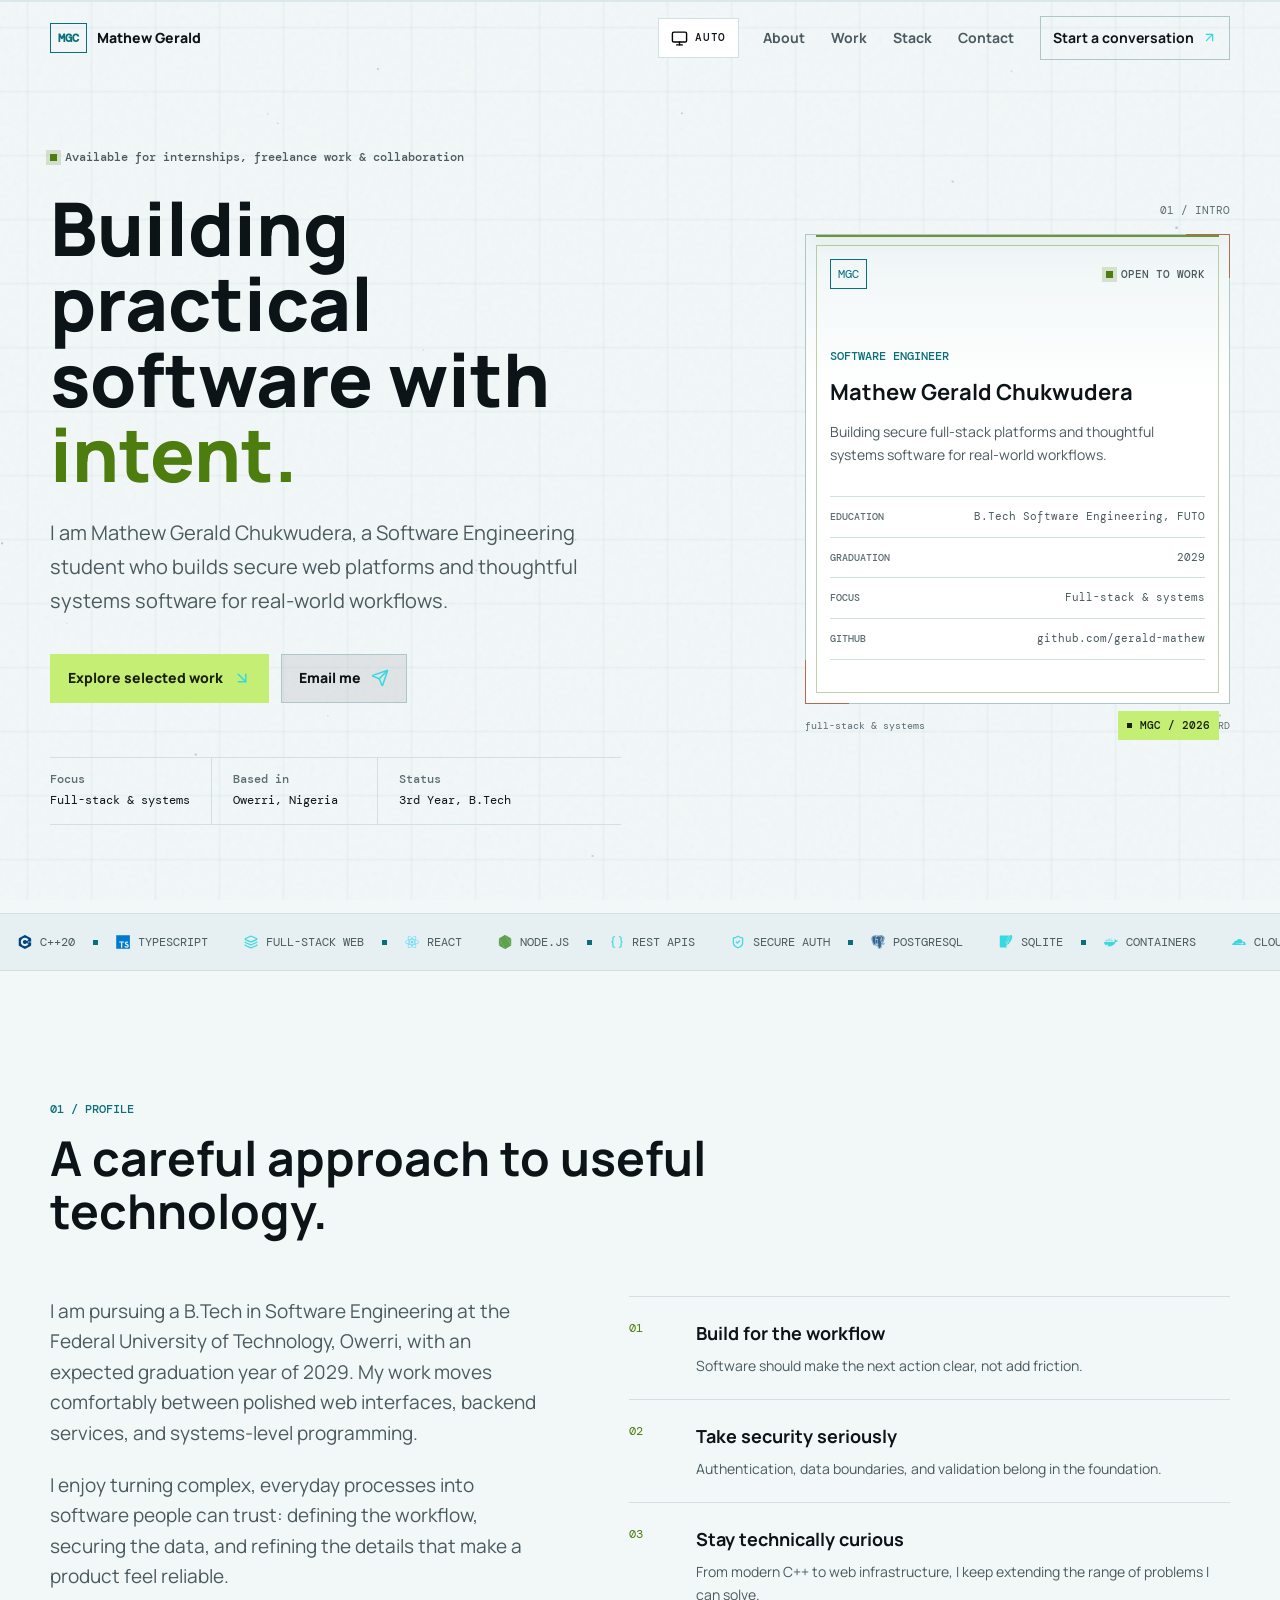
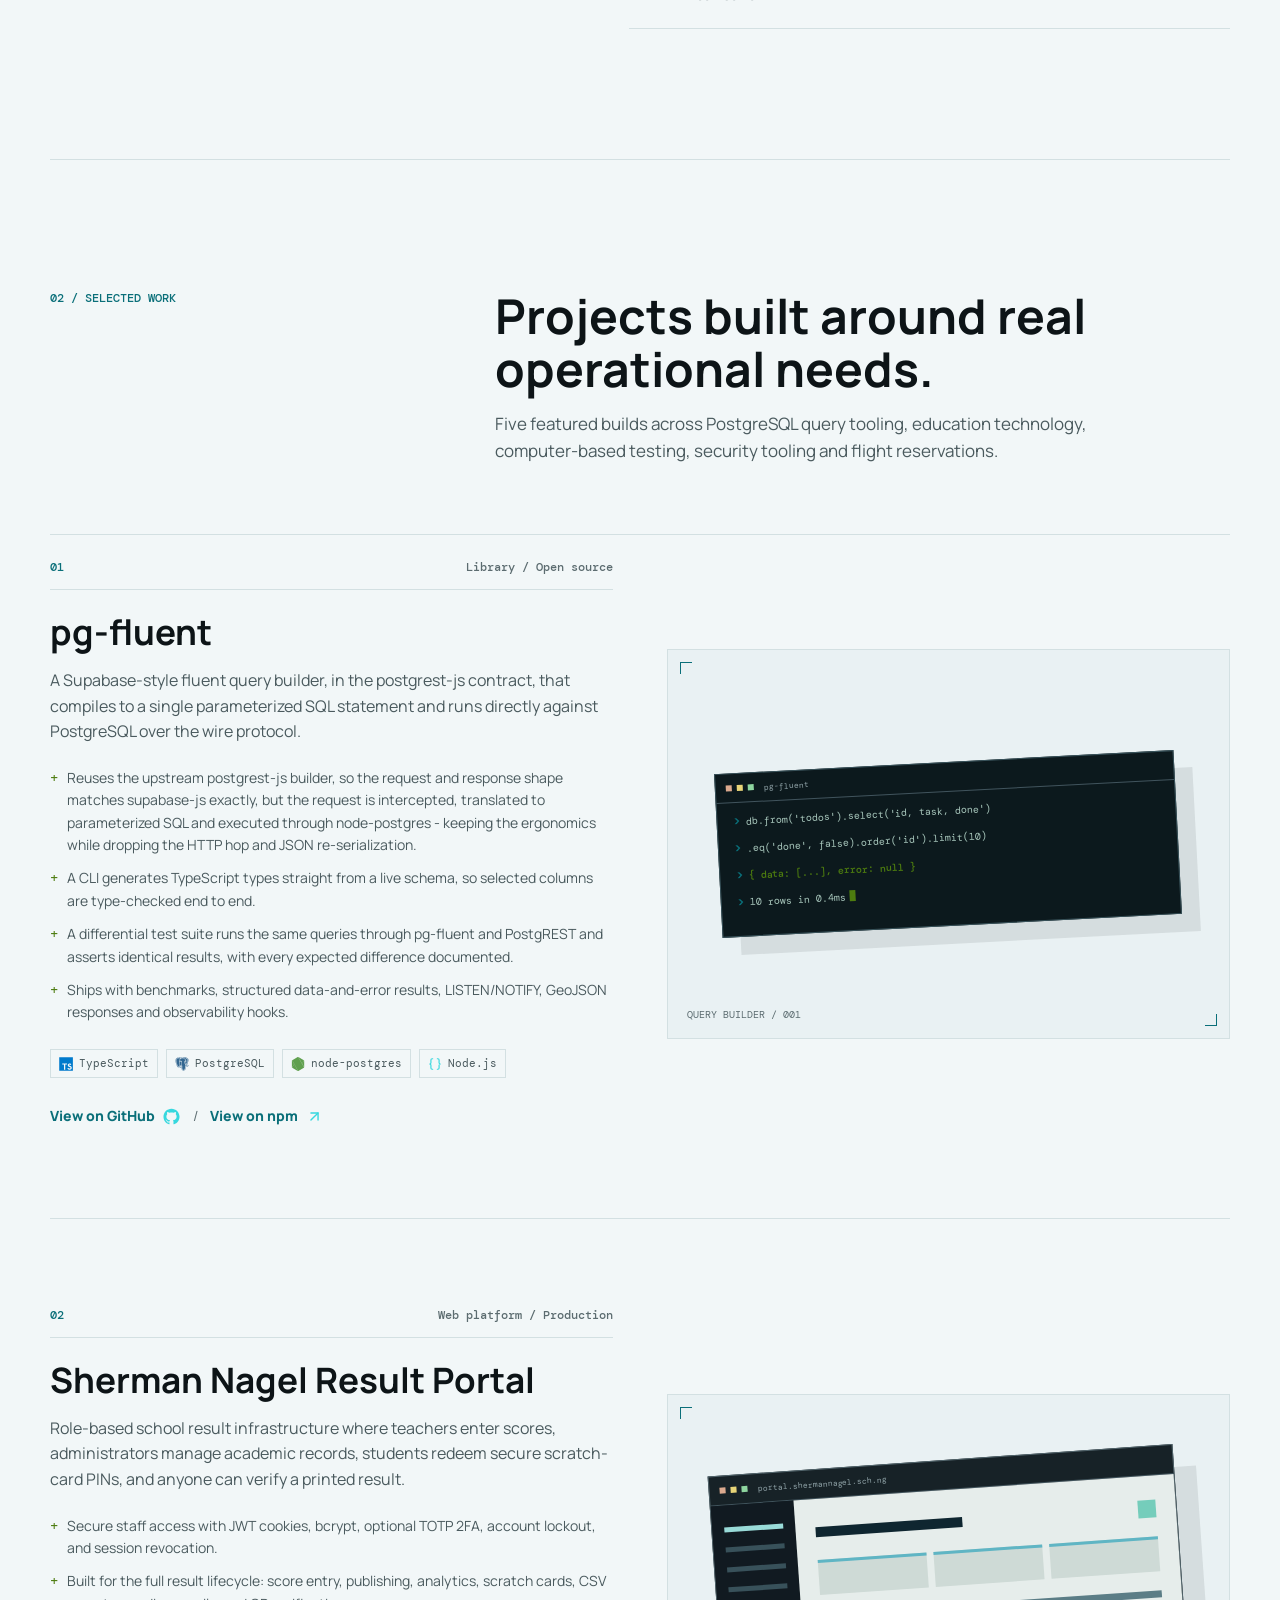
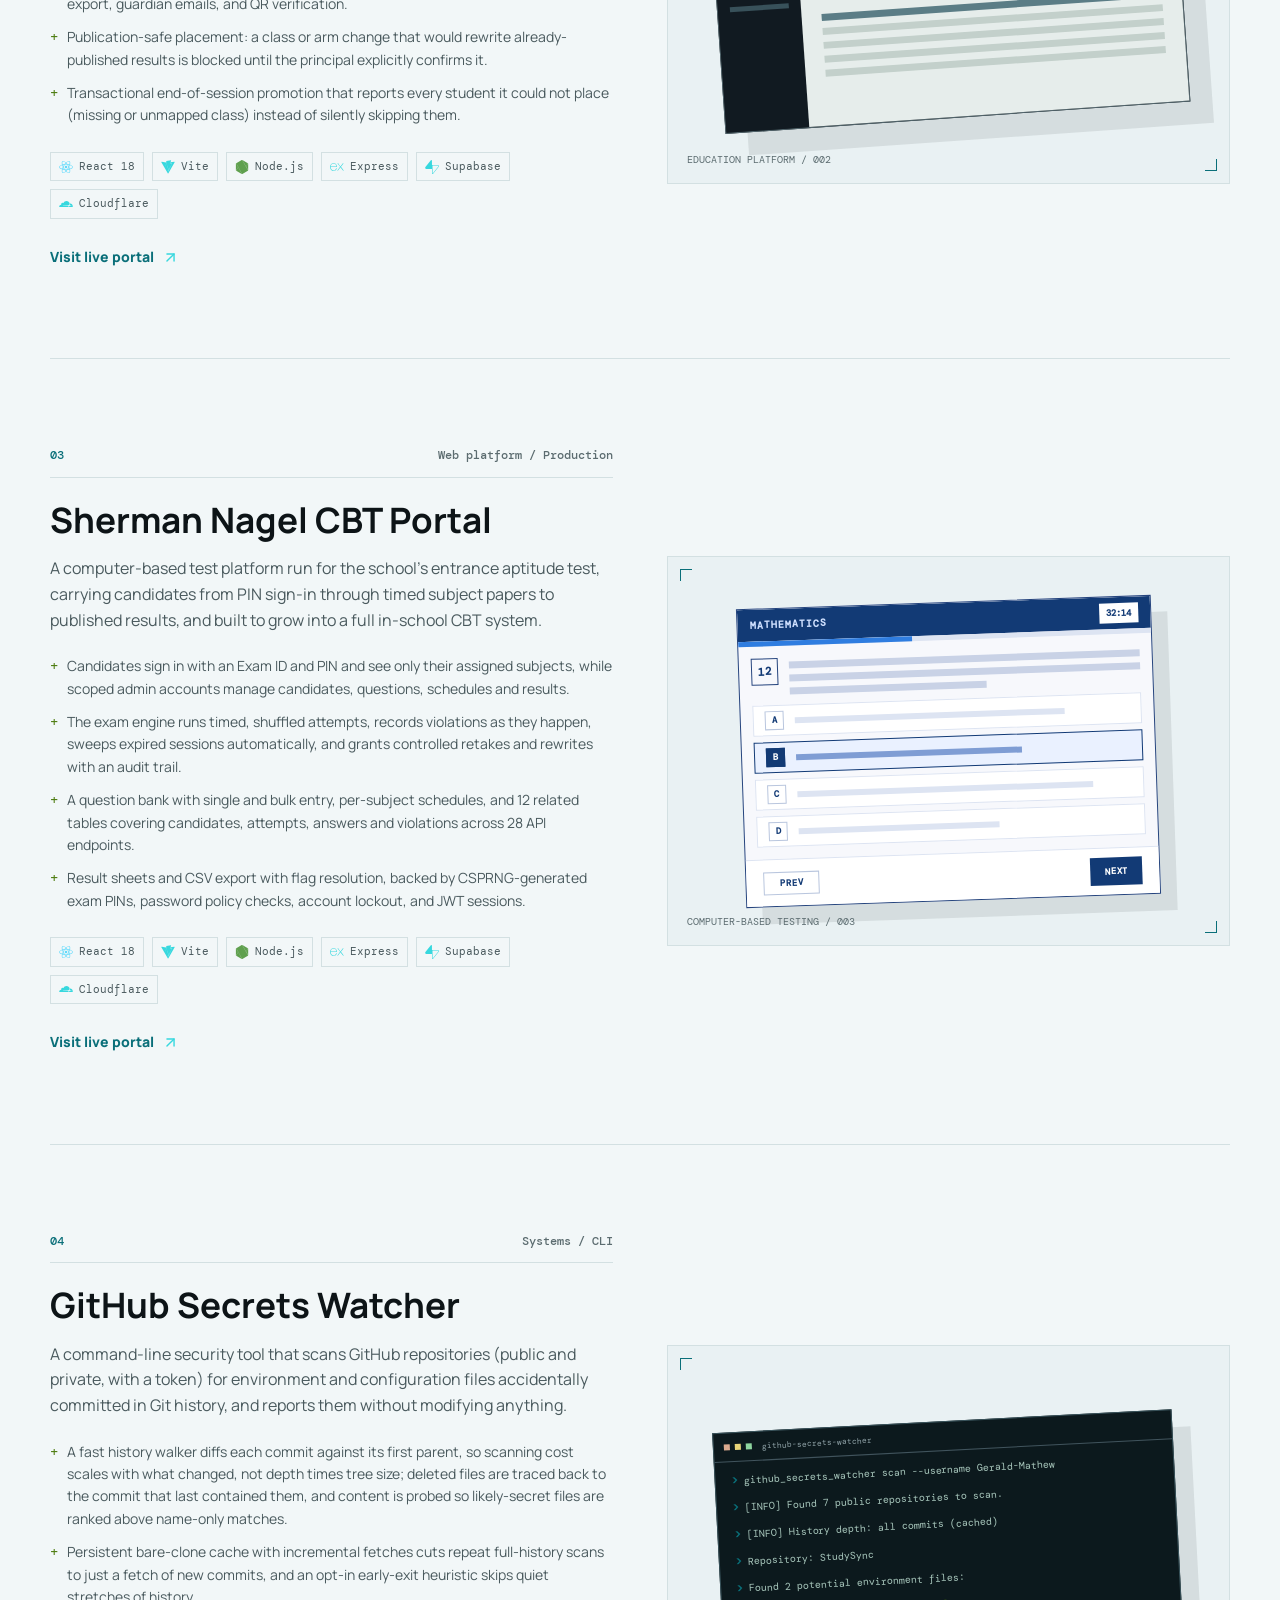
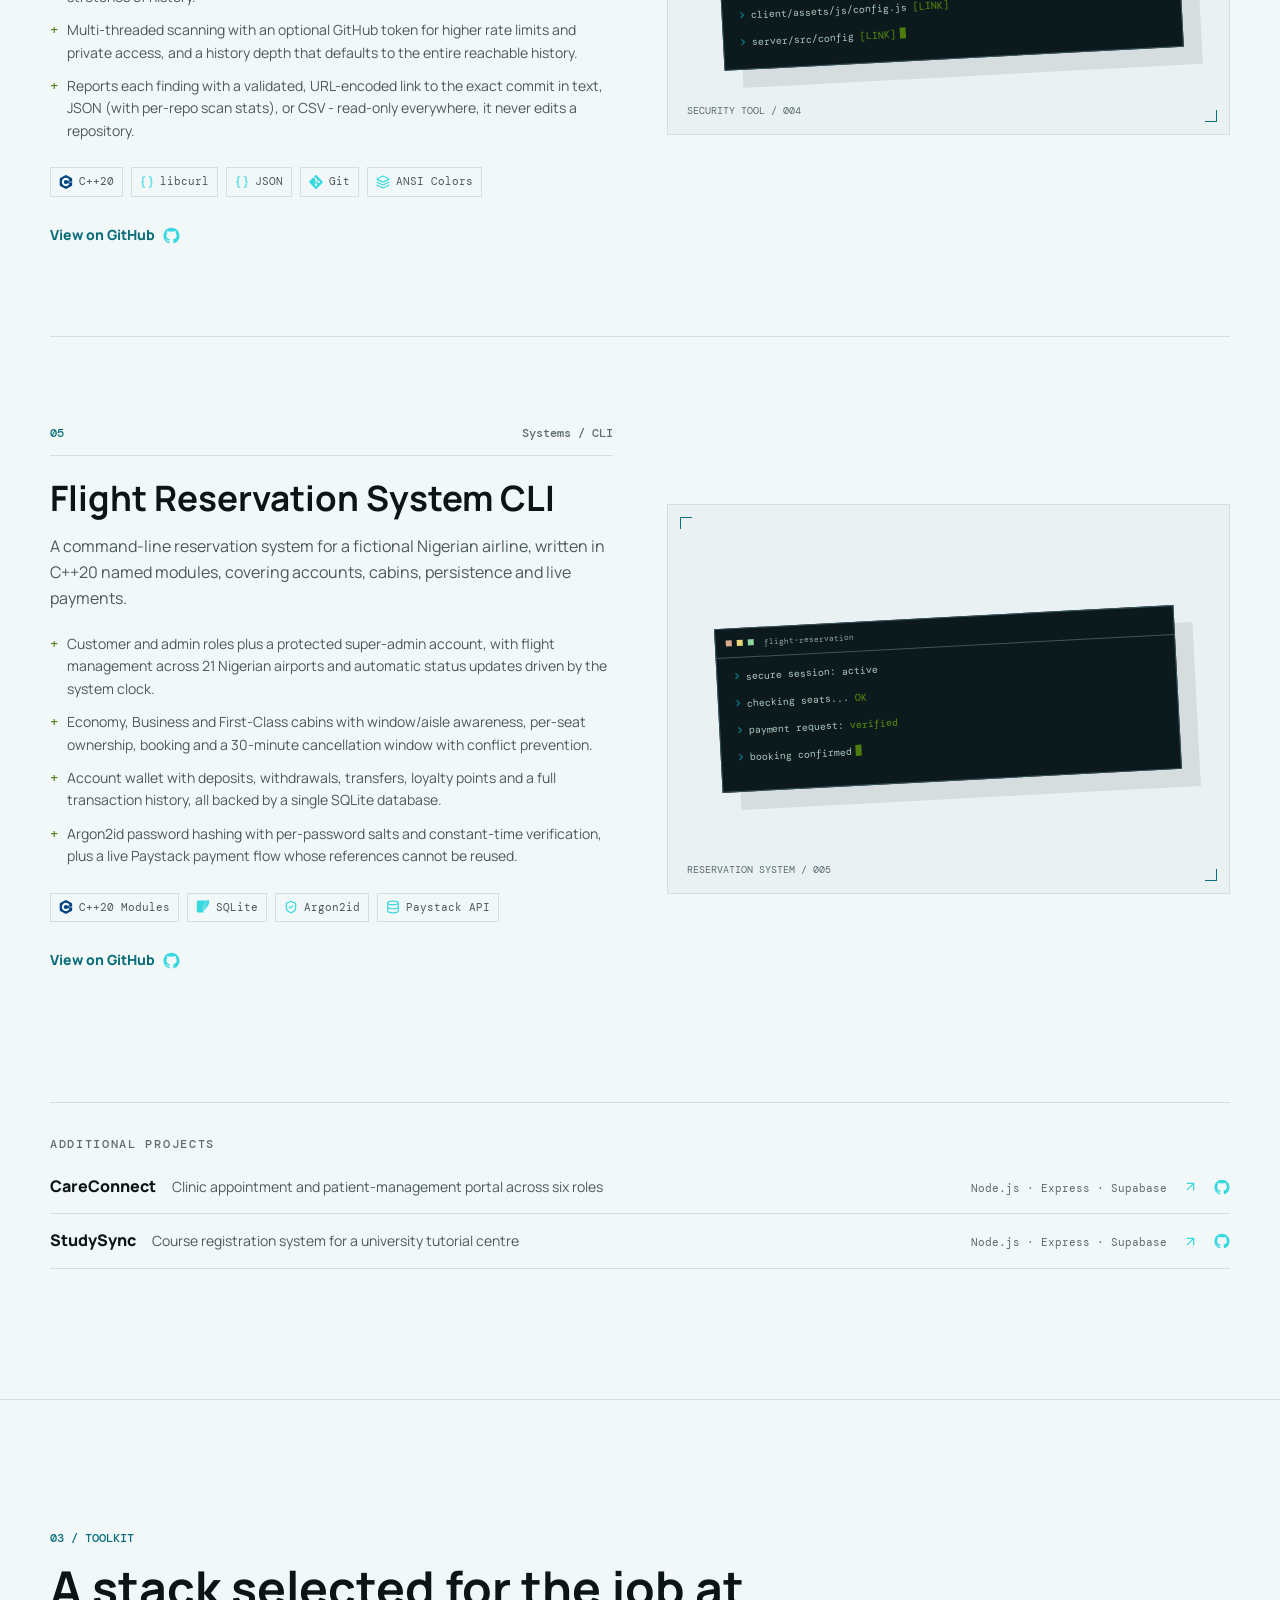
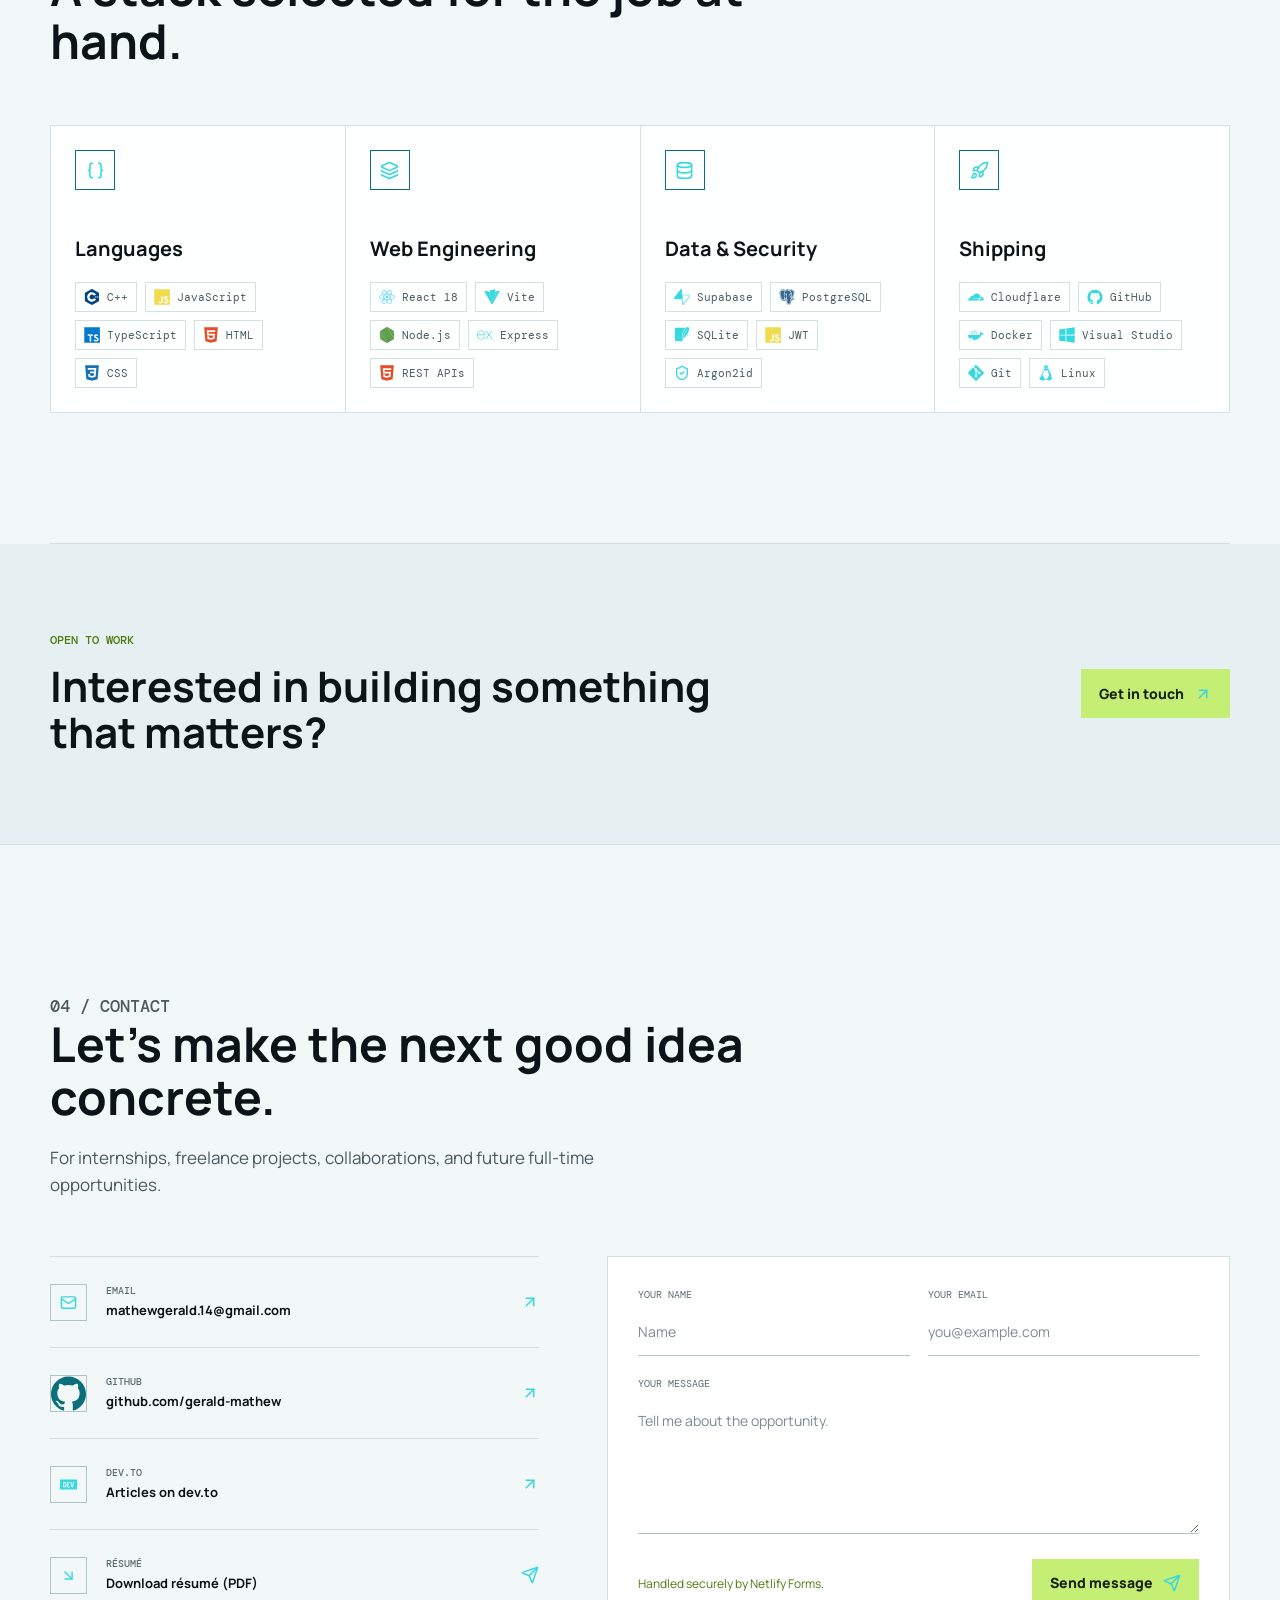
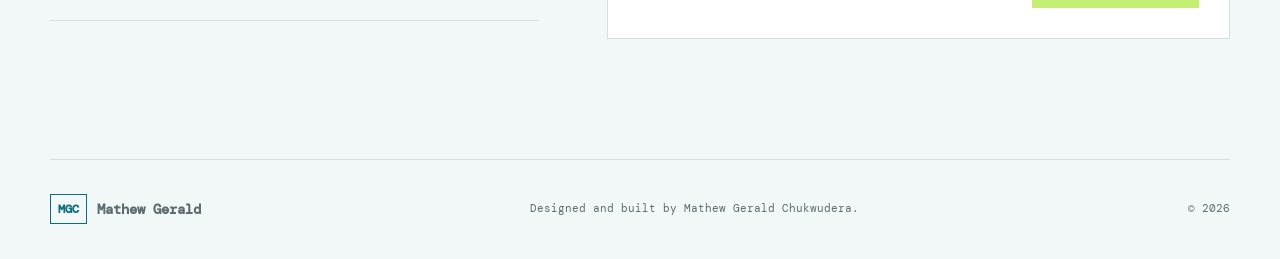
<file: index.html>
<!doctype html>
<html lang="en">
  <head>
    <title>Mathew Gerald | Software Engineer</title>
    <meta charset="UTF-8" />
    <meta name="viewport" content="width=device-width, initial-scale=1.0" />
    <meta name="description" content="Portfolio of Mathew Gerald Chukwudera, software engineering student and full-stack developer." />
    <meta name="theme-color" content="#070a0d" />
    <meta name="msapplication-TileColor" content="#070a0d">
    <meta name="author" content="Mathew Gerald Chukwudera">
    <meta name="robots" content="index,follow,max-image-preview:large">
    <meta name="keywords" content="Mathew Gerald, Mathew Gerald Chukwudera, Gerald Mathew, Gerald, Software Engineer, Full-Stack Developer, Web developer, Backend Developer, Frontend Developer, C++, JavaScript, TypeScript, React, Vite, Node.js, Express.js, PostgreSQL, Supabase, SQLite, Docker, Containers, HTML, CSS, Git, REST APIs, Portfolio, Resume, Contact, Nigeria, Owerri, FUTO">
    <meta property="og:site_name" content="Mathew Gerald">
    <meta property="og:type" content="website">
    <meta property="og:title" content="Mathew Gerald | Software Engineer">
    <meta property="og:description" content="Building fast, scalable and user-focused applications with modern technologies.">
    <meta property="og:url" content="https://gerald-mathew.me/">
    <meta name="application-name" content="Mathew Gerald">
    <meta name="apple-mobile-web-app-title" content="Mathew Gerald">
    <meta name="twitter:card" content="summary">
    <meta name="twitter:title" content="Mathew Gerald | Software Engineer">
    <meta name="twitter:description" content="Building fast, scalable and user-focused applications with modern technologies.">
    <link rel="preload" href="/assets/fonts/manrope-var.woff2" as="font" type="font/woff2" crossorigin />
    <link rel="preload" href="/assets/fonts/dm-mono-400.woff2" as="font" type="font/woff2" crossorigin />
    <link rel="stylesheet" href="/assets/style.css" />
    <script src="/assets/theme.js"></script>
    <link rel="icon" type="image/svg+xml" href="/assets/images/mgc-monogram.svg">
    <link rel="icon" type="image/x-icon" href="/assets/images/favicon.ico">
    <link rel="icon" type="image/png" sizes="32x32" href="/assets/images/favicon-32x32.png">
    <link rel="icon" type="image/png" sizes="16x16" href="/assets/images/favicon-16x16.png">
    <link rel="apple-touch-icon" sizes="180x180" href="/assets/images/apple-touch-icon.png">
    <link rel="manifest" href="site.webmanifest">
    <link rel="canonical" href="https://gerald-mathew.me/">
    <script type="application/ld+json">
    {
      "@context": "https://schema.org",
      "@type": "WebSite",
      "@id": "https://gerald-mathew.me/#website",
      "name": "Mathew Gerald",
      "alternateName": [
        "Mathew Gerald | Software Engineer",
        "Mathew Gerald Chukwudera",
        "Gerald Mathew",
        "MGC"
      ],
      "url": "https://gerald-mathew.me/",
      "inLanguage": "en"
    }
    </script>
    <script type="application/ld+json">
    {
      "@context": "https://schema.org",
      "@graph": [
        {
          "@type": "ProfilePage",
          "@id": "https://gerald-mathew.me/#profilepage",
          "url": "https://gerald-mathew.me/",
          "name": "Mathew Gerald | Software Engineer",
          "isPartOf": { "@id": "https://gerald-mathew.me/#website" },
          "about": { "@id": "https://gerald-mathew.me/#person" },
          "mainEntity": { "@id": "https://gerald-mathew.me/#person" },
          "inLanguage": "en"
        },
        {
          "@type": "Person",
          "@id": "https://gerald-mathew.me/#person",
          "name": "Mathew Gerald Chukwudera",
          "alternateName": [ "Mathew Gerald", "Gerald Mathew", "MGC" ],
          "url": "https://gerald-mathew.me/",
          "jobTitle": "Software Engineer",
          "description": "Full-stack web developer building fast, scalable, and user-focused web applications with modern technologies.",
          "email": "mailto:mathewgerald.14@gmail.com",
          "sameAs": [
            "https://github.com/gerald-mathew",
            "https://dev.to/gerald-mathew",
            "https://x.com/gerald_mathew_",
            "https://t.me/gerald_mathew"
          ],
          "knowsLanguage": [
            "en",
            "ig"
          ],
          "knowsAbout": [
            "C++",
            "JavaScript",
            "TypeScript",
            "React",
            "Vite",
            "Node.js",
            "Express.js",
            "PostgreSQL",
            "Supabase",
            "Docker",
            "HTML",
            "CSS",
            "Git",
            "REST APIs"
          ]
        }
      ]
    }
    </script>
  </head>
  <body>
    <canvas class="signal-field" aria-hidden="true"></canvas>
    <div class="page-noise" aria-hidden="true"></div>
    <div class="scroll-progress" aria-hidden="true"><span></span></div>

    <header class="site-header" data-header>
      <nav class="nav-shell container" aria-label="Primary navigation">
        <a class="brand" href="#top">
          <span class="brand-mark">MGC</span><span class="brand-name">Mathew Gerald</span>
        </a>
        <div class="nav-actions">
          <button class="theme-toggle" type="button" aria-label="Theme: Auto. Activate to switch theme." title="Theme: Auto" data-theme-toggle data-theme-state="auto">
            <img class="icon theme-icon theme-icon-auto" src="/assets/icons/monitor.svg" alt="" aria-hidden="true" />
            <img class="icon theme-icon theme-icon-light" src="/assets/icons/sun.svg" alt="" aria-hidden="true" />
            <img class="icon theme-icon theme-icon-dark" src="/assets/icons/moon.svg" alt="" aria-hidden="true" />
            <span class="theme-label" aria-hidden="true">Auto</span>
          </button>
          <button class="menu-toggle" type="button" aria-label="Open navigation" aria-expanded="false" aria-controls="nav-links" data-menu-toggle><img class="icon" src="/assets/icons/menu.svg" alt="" aria-hidden="true" /></button>
        </div>
        <div class="nav-links" id="nav-links" data-nav-links>
          <a href="#about">About</a><a href="#work">Work</a><a href="#stack">Stack</a><a href="#contact">Contact</a>
          <a class="nav-cta" href="mailto:mathewgerald.14@gmail.com">Start a conversation <img class="icon" src="/assets/icons/arrow-up-right.svg" alt="" aria-hidden="true" /></a>
        </div>
      </nav>
    </header>

    <main id="top">
      <section class="hero container">
        <div class="hero-copy reveal">
          <p class="eyebrow"><span class="live-dot"></span> Available for internships, freelance work & collaboration</p>
          <h1>Building practical software with <span class="accent-text">intent.</span></h1>
          <p class="hero-lede">I am Mathew Gerald Chukwudera, a Software Engineering student who builds secure web platforms and thoughtful systems software for real-world workflows.</p>
          <div class="hero-actions">
            <a class="button button-primary" href="#work">Explore selected work <img class="icon" src="/assets/icons/arrow-down-right.svg" alt="" aria-hidden="true" /></a>
            <a class="button button-quiet" href="mailto:mathewgerald.14@gmail.com">Email me <img class="icon" src="/assets/icons/send.svg" alt="" aria-hidden="true" /></a>
          </div>
          <div class="hero-meta" aria-label="Professional summary">
            <div><span class="meta-label">Focus</span><span>Full-stack & systems</span></div>
            <div><span class="meta-label">Based in</span><span>Owerri, Nigeria</span></div>
            <div><span class="meta-label">Status</span><span>3rd Year, B.Tech</span></div>
          </div>
        </div>
        <div class="hero-visual reveal reveal-delay">
          <div class="visual-index" aria-hidden="true">01 / INTRO</div>
          <div class="profile-card">
            <div class="profile-card-top">
              <span class="profile-badge">MGC</span>
              <span class="profile-open"><span class="live-dot"></span> OPEN TO WORK</span>
            </div>
            <div class="profile-card-main">
              <p class="profile-role">SOFTWARE ENGINEER</p>
              <h2 class="profile-name">Mathew Gerald Chukwudera</h2>
              <p class="profile-desc">Building secure full-stack platforms and thoughtful systems software for real-world workflows.</p>
            </div>
            <dl class="profile-facts">
              <div><dt>EDUCATION</dt><dd>B.Tech Software Engineering, FUTO</dd></div>
              <div><dt>GRADUATION</dt><dd>2029</dd></div>
              <div><dt>FOCUS</dt><dd>Full-stack & systems</dd></div>
              <div><dt>GITHUB</dt><dd>github.com/gerald-mathew</dd></div>
            </dl>
            <span class="profile-scan" aria-hidden="true"></span>
          </div>
          <div class="profile-tag"><span class="tag-dot"></span> MGC / 2026</div>
          <div class="visual-caption" aria-hidden="true"><span>full-stack & systems</span><span>INTRO / CARD</span></div>
          <div class="signal-corner signal-corner-one" aria-hidden="true"></div><div class="signal-corner signal-corner-two" aria-hidden="true"></div>
        </div>
      </section>

      <section class="ticker" aria-label="Core skills">
        <div class="ticker-track" data-ticker>
          <div class="ticker-run">
            <div class="ticker-pair">
              <span><img class="icon" src="/assets/icons/cplusplus-plain.svg" alt="" aria-hidden="true" />C++20</span><b></b><span><img class="icon" src="/assets/icons/typescript-plain.svg" alt="" aria-hidden="true" />TYPESCRIPT</span>
            </div>
            <div class="ticker-pair">
              <span><img class="icon" src="/assets/icons/layers-3.svg" alt="" aria-hidden="true" />FULL-STACK WEB</span><b></b><span><img class="icon" src="/assets/icons/react-original.svg" alt="" aria-hidden="true" />REACT</span>
            </div>
            <div class="ticker-pair">
              <span><img class="icon" src="/assets/icons/nodejs-plain.svg" alt="" aria-hidden="true" />NODE.JS</span><b></b><span><img class="icon" src="/assets/icons/braces.svg" alt="" aria-hidden="true" />REST APIS</span>
            </div>
            <div class="ticker-pair">
              <span><img class="icon" src="/assets/icons/shield-check.svg" alt="" aria-hidden="true" />SECURE AUTH</span><b></b><span><img class="icon" src="/assets/icons/postgresql-plain.svg" alt="" aria-hidden="true" />POSTGRESQL</span>
            </div>
            <div class="ticker-pair">
              <span><img class="icon" src="/assets/icons/sqlite-plain.svg" alt="" aria-hidden="true" />SQLITE</span><b></b><span><img class="icon" src="/assets/icons/docker-plain.svg" alt="" aria-hidden="true" />CONTAINERS</span>
            </div>
            <div class="ticker-pair">
              <span><img class="icon" src="/assets/icons/cloudflare-plain.svg" alt="" aria-hidden="true" />CLOUDFLARE</span><b></b><span><img class="icon" src="/assets/icons/git-plain.svg" alt="" aria-hidden="true" />GIT</span>
            </div>
            <div class="ticker-pair">
              <span><img class="icon" src="/assets/icons/linux-plain.svg" alt="" aria-hidden="true" />LINUX</span><b></b><span><img class="icon" src="/assets/icons/javascript-plain.svg" alt="" aria-hidden="true" />JAVASCRIPT</span>
            </div>
          </div>
        </div>
      </section>

      <section class="about section container" id="about">
        <div class="section-heading reveal"><p class="section-kicker">01 / PROFILE</p><h2>A careful approach to useful technology.</h2></div>
        <div class="about-grid">
          <div class="about-body reveal">
            <p>I am pursuing a B.Tech in Software Engineering at the Federal University of Technology, Owerri, with an expected graduation year of 2029. My work moves comfortably between polished web interfaces, backend services, and systems-level programming.</p>
            <p>I enjoy turning complex, everyday processes into software people can trust: defining the workflow, securing the data, and refining the details that make a product feel reliable.</p>
          </div>
          <div class="principles reveal reveal-delay">
            <article><span class="principle-number">01</span><h3>Build for the workflow</h3><p>Software should make the next action clear, not add friction.</p></article>
            <article><span class="principle-number">02</span><h3>Take security seriously</h3><p>Authentication, data boundaries, and validation belong in the foundation.</p></article>
            <article><span class="principle-number">03</span><h3>Stay technically curious</h3><p>From modern C++ to web infrastructure, I keep extending the range of problems I can solve.</p></article>
          </div>
        </div>
      </section>

      <section class="work section" id="work"><div class="container">
        <div class="section-heading work-heading reveal"><p class="section-kicker">02 / SELECTED WORK</p><h2>Projects built around real operational needs.</h2><p>Five featured builds across PostgreSQL query tooling, education technology, computer-based testing, security tooling and flight reservations.</p></div>
        <div class="project-list">
          <article class="project project-reverse reveal">
            <div class="project-copy">
              <div class="project-topline"><span>01</span><span>Library / Open source</span></div><h3>pg-fluent</h3>
              <p>A Supabase-style fluent query builder, in the postgrest-js contract, that compiles to a single parameterized SQL statement and runs directly against PostgreSQL over the wire protocol.</p>
              <ul class="project-points"><li>Reuses the upstream postgrest-js builder, so the request and response shape matches supabase-js exactly, but the request is intercepted, translated to parameterized SQL and executed through node-postgres - keeping the ergonomics while dropping the HTTP hop and JSON re-serialization.</li><li>A CLI generates TypeScript types straight from a live schema, so selected columns are type-checked end to end.</li><li>A differential test suite runs the same queries through pg-fluent and PostgREST and asserts identical results, with every expected difference documented.</li><li>Ships with benchmarks, structured data-and-error results, LISTEN/NOTIFY, GeoJSON responses and observability hooks.</li></ul>
              <div class="tech-list"><span><img class="icon" src="/assets/icons/typescript-plain.svg" alt="" aria-hidden="true" />TypeScript</span><span><img class="icon" src="/assets/icons/postgresql-plain.svg" alt="" aria-hidden="true" />PostgreSQL</span><span><img class="icon" src="/assets/icons/nodejs-plain.svg" alt="" aria-hidden="true" />node-postgres</span><span><img class="icon" src="/assets/icons/braces.svg" alt="" aria-hidden="true" />Node.js</span></div>
              <div class="project-links">
                <a class="project-link" href="https://github.com/gerald-mathew/pg-fluent" target="_blank" rel="noreferrer">View on GitHub <img class="icon" src="/assets/icons/github-original.svg" alt="" aria-hidden="true" /></a>
                <a class="project-link" href="https://www.npmjs.com/package/pg-fluent" target="_blank" rel="noreferrer">View on npm <img class="icon" src="/assets/icons/arrow-up-right.svg" alt="" aria-hidden="true" /></a>
              </div>
            </div>
            <div class="project-display cli-display" aria-hidden="true">
              <div class="terminal-window">
                <div class="terminal-bar"><span></span><span></span><span></span><em>pg-fluent</em></div>
                <p><b>></b> db.from('todos').select('id, task, done')</p>
                <p><b>></b>   .eq('done', false).order('id').limit(10)</p>
                <p><b>></b> <strong>{ data: [...], error: null }</strong></p>
                <p><b>></b> 10 rows in 0.4ms<span class="cursor"></span></p>
              </div>
              <span class="display-note">QUERY BUILDER / 001</span>
            </div>
          </article>

          <article class="project project-reverse reveal">
            <div class="project-copy">
              <div class="project-topline"><span>02</span><span>Web platform / Production</span></div><h3>Sherman Nagel Result Portal</h3>
              <p>Role-based school result infrastructure where teachers enter scores, administrators manage academic records, students redeem secure scratch-card PINs, and anyone can verify a printed result.</p>
              <ul class="project-points"><li>Secure staff access with JWT cookies, bcrypt, optional TOTP 2FA, account lockout, and session revocation.</li><li>Built for the full result lifecycle: score entry, publishing, analytics, scratch cards, CSV export, guardian emails, and QR verification.</li><li>Publication-safe placement: a class or arm change that would rewrite already-published results is blocked until the principal explicitly confirms it.</li><li>Transactional end-of-session promotion that reports every student it could not place (missing or unmapped class) instead of silently skipping them.</li></ul>
              <div class="tech-list"><span><img class="icon" src="/assets/icons/react-original.svg" alt="" aria-hidden="true" />React 18</span><span><img class="icon" src="/assets/icons/vitejs-plain.svg" alt="" aria-hidden="true" />Vite</span><span><img class="icon" src="/assets/icons/nodejs-plain.svg" alt="" aria-hidden="true" />Node.js</span><span><img class="icon" src="/assets/icons/express-original.svg" alt="" aria-hidden="true" />Express</span><span><img class="icon" src="/assets/icons/supabase-plain.svg" alt="" aria-hidden="true" />Supabase</span><span><img class="icon" src="/assets/icons/cloudflare-plain.svg" alt="" aria-hidden="true" />Cloudflare</span></div>
              <a class="project-link" href="https://portal.shermannagel.sch.ng" target="_blank" rel="noreferrer">Visit live portal <img class="icon" src="/assets/icons/arrow-up-right.svg" alt="" aria-hidden="true" /></a>
            </div>
            <div class="project-display portal-display" aria-hidden="true">
              <div class="browser-shell"><div class="browser-bar"><span></span><span></span><span></span><em>portal.shermannagel.sch.ng</em></div><div class="portal-screen"><div class="portal-side"><i></i><i></i><i></i><i></i><i></i></div><div class="portal-content"><div class="screen-heading"><span></span><b></b></div><div class="screen-metrics"><i></i><i></i><i></i></div><div class="screen-table"><i></i><i></i><i></i><i></i><i></i></div></div></div></div><span class="display-note">EDUCATION PLATFORM / 002</span>
            </div>
          </article>

          <article class="project project-reverse reveal">
            <div class="project-copy">
              <div class="project-topline"><span>03</span><span>Web platform / Production</span></div><h3>Sherman Nagel CBT Portal</h3>
              <p>A computer-based test platform run for the school's entrance aptitude test, carrying candidates from PIN sign-in through timed subject papers to published results, and built to grow into a full in-school CBT system.</p>
              <ul class="project-points"><li>Candidates sign in with an Exam ID and PIN and see only their assigned subjects, while scoped admin accounts manage candidates, questions, schedules and results.</li><li>The exam engine runs timed, shuffled attempts, records violations as they happen, sweeps expired sessions automatically, and grants controlled retakes and rewrites with an audit trail.</li><li>A question bank with single and bulk entry, per-subject schedules, and 12 related tables covering candidates, attempts, answers and violations across 28 API endpoints.</li><li>Result sheets and CSV export with flag resolution, backed by CSPRNG-generated exam PINs, password policy checks, account lockout, and JWT sessions.</li></ul>
              <div class="tech-list"><span><img class="icon" src="/assets/icons/react-original.svg" alt="" aria-hidden="true" />React 18</span><span><img class="icon" src="/assets/icons/vitejs-plain.svg" alt="" aria-hidden="true" />Vite</span><span><img class="icon" src="/assets/icons/nodejs-plain.svg" alt="" aria-hidden="true" />Node.js</span><span><img class="icon" src="/assets/icons/express-original.svg" alt="" aria-hidden="true" />Express</span><span><img class="icon" src="/assets/icons/supabase-plain.svg" alt="" aria-hidden="true" />Supabase</span><span><img class="icon" src="/assets/icons/cloudflare-plain.svg" alt="" aria-hidden="true" />Cloudflare</span></div>
              <a class="project-link" href="https://cbt.shermannagel.sch.ng" target="_blank" rel="noreferrer">Visit live portal <img class="icon" src="/assets/icons/arrow-up-right.svg" alt="" aria-hidden="true" /></a>
            </div>
            <div class="project-display cbt-display" aria-hidden="true">
              <div class="exam-window">
                <div class="exam-bar"><span>MATHEMATICS</span><em>32:14</em></div>
                <div class="exam-progress"><i></i></div>
                <div class="exam-body">
                  <div class="exam-q"><b>12</b><p><i></i><i></i><i class="short"></i></p></div>
                  <div class="exam-options">
                    <div><b>A</b><i></i></div>
                    <div class="picked"><b>B</b><i></i></div>
                    <div><b>C</b><i></i></div>
                    <div><b>D</b><i></i></div>
                  </div>
                </div>
                <div class="exam-foot"><em>PREV</em><b>NEXT</b></div>
              </div>
              <span class="display-note">COMPUTER-BASED TESTING / 003</span>
            </div>
          </article>

          <article class="project project-reverse reveal">
            <div class="project-copy">
              <div class="project-topline"><span>04</span><span>Systems / CLI</span></div><h3>GitHub Secrets Watcher</h3>
              <p>A command-line security tool that scans GitHub repositories (public and private, with a token) for environment and configuration files accidentally committed in Git history, and reports them without modifying anything.</p>
              <ul class="project-points"><li>A fast history walker diffs each commit against its first parent, so scanning cost scales with what changed, not depth times tree size; deleted files are traced back to the commit that last contained them, and content is probed so likely-secret files are ranked above name-only matches.</li><li>Persistent bare-clone cache with incremental fetches cuts repeat full-history scans to just a fetch of new commits, and an opt-in early-exit heuristic skips quiet stretches of history.</li><li>Multi-threaded scanning with an optional GitHub token for higher rate limits and private access, and a history depth that defaults to the entire reachable history.</li><li>Reports each finding with a validated, URL-encoded link to the exact commit in text, JSON (with per-repo scan stats), or CSV - read-only everywhere, it never edits a repository.</li></ul>
              <div class="tech-list"><span><img class="icon" src="/assets/icons/cplusplus-plain.svg" alt="" aria-hidden="true" />C++20</span><span><img class="icon" src="/assets/icons/braces.svg" alt="" aria-hidden="true" />libcurl</span><span><img class="icon" src="/assets/icons/braces.svg" alt="" aria-hidden="true" />JSON</span><span><img class="icon" src="/assets/icons/git-plain.svg" alt="" aria-hidden="true" />Git</span><span><img class="icon" src="/assets/icons/layers-3.svg" alt="" aria-hidden="true" />ANSI Colors</span></div>
              <a class="project-link" href="https://github.com/gerald-mathew/github-secrets-watcher" target="_blank" rel="noreferrer">View on GitHub <img class="icon" src="/assets/icons/github-original.svg" alt="" aria-hidden="true" /></a>
            </div>
            <div class="project-display cli-display" aria-hidden="true">
              <div class="terminal-window">
                <div class="terminal-bar"><span></span><span></span><span></span><em>github-secrets-watcher</em></div>
                <p><b>></b> github_secrets_watcher scan --username Gerald-Mathew</p>
                <p><b>></b> [INFO] Found 7 public repositories to scan.</p>
                <p><b>></b> [INFO] History depth: all commits (cached)</p>
                <p><b>></b> Repository: StudySync</p>
                <p><b>></b>   Found 2 potential environment files:</p>
                <p><b>></b>     client/assets/js/config.js <strong>[LINK]</strong></p>
                <p><b>></b>     server/src/config <strong>[LINK]</strong><span class="cursor"></span></p>
              </div>
              <span class="display-note">SECURITY TOOL / 004</span>
            </div>
          </article>

          <article class="project project-reverse reveal">
            <div class="project-copy">
              <div class="project-topline"><span>05</span><span>Systems / CLI</span></div><h3>Flight Reservation System CLI</h3>
              <p>A command-line reservation system for a fictional Nigerian airline, written in C++20 named modules, covering accounts, cabins, persistence and live payments.</p>
              <ul class="project-points"><li>Customer and admin roles plus a protected super-admin account, with flight management across 21 Nigerian airports and automatic status updates driven by the system clock.</li><li>Economy, Business and First-Class cabins with window/aisle awareness, per-seat ownership, booking and a 30-minute cancellation window with conflict prevention.</li><li>Account wallet with deposits, withdrawals, transfers, loyalty points and a full transaction history, all backed by a single SQLite database.</li><li>Argon2id password hashing with per-password salts and constant-time verification, plus a live Paystack payment flow whose references cannot be reused.</li></ul>
              <div class="tech-list"><span><img class="icon" src="/assets/icons/cplusplus-plain.svg" alt="" aria-hidden="true" />C++20 Modules</span><span><img class="icon" src="/assets/icons/sqlite-plain.svg" alt="" aria-hidden="true" />SQLite</span><span><img class="icon" src="/assets/icons/shield-check.svg" alt="" aria-hidden="true" />Argon2id</span><span><img class="icon" src="/assets/icons/database.svg" alt="" aria-hidden="true" />Paystack API</span></div>
              <a class="project-link" href="https://github.com/gerald-mathew/FlightReservation-CLI" target="_blank" rel="noreferrer">View on GitHub <img class="icon" src="/assets/icons/github-original.svg" alt="" aria-hidden="true" /></a>
            </div>
            <div class="project-display cli-display" aria-hidden="true">
              <div class="terminal-window">
                <div class="terminal-bar"><span></span><span></span><span></span><em>flight-reservation</em></div>
                <p><b>></b> secure session: active</p>
                <p><b>></b> checking seats... <strong>OK</strong></p>
                <p><b>></b> payment request: <strong>verified</strong></p>
                <p><b>></b> booking confirmed<span class="cursor"></span></p>
              </div>
              <span class="display-note">RESERVATION SYSTEM / 005</span>
            </div>
          </article>

          <div class="additional-projects reveal">
            <p class="additional-heading">Additional projects</p>
            <ul class="additional-list">
              <li>
                <a class="additional-item" href="https://ccas-website.gerald-mathew.workers.dev" target="_blank" rel="noreferrer"><span class="additional-name">CareConnect</span><span class="additional-desc">Clinic appointment and patient-management portal across six roles</span><span class="additional-meta">Node.js &middot; Express &middot; Supabase</span><img class="icon" src="/assets/icons/arrow-up-right.svg" alt="" aria-hidden="true" /></a>
                <a class="additional-source" href="https://github.com/gerald-mathew/ccas-website" target="_blank" rel="noreferrer" aria-label="CareConnect source on GitHub"><img class="icon" src="/assets/icons/github-original.svg" alt="" aria-hidden="true" /></a>
              </li>
              <li>
                <a class="additional-item" href="https://studysync.gerald-mathew.workers.dev" target="_blank" rel="noreferrer"><span class="additional-name">StudySync</span><span class="additional-desc">Course registration system for a university tutorial centre</span><span class="additional-meta">Node.js &middot; Express &middot; Supabase</span><img class="icon" src="/assets/icons/arrow-up-right.svg" alt="" aria-hidden="true" /></a>
                <a class="additional-source" href="https://github.com/gerald-mathew/studysync" target="_blank" rel="noreferrer" aria-label="StudySync source on GitHub"><img class="icon" src="/assets/icons/github-original.svg" alt="" aria-hidden="true" /></a>
              </li>
            </ul>
          </div>
        </div>
        </div>
      </section>

      <section class="stack section container" id="stack">
        <div class="section-heading reveal"><p class="section-kicker">03 / TOOLKIT</p><h2>A stack selected for the job at hand.</h2></div>
        <div class="stack-grid">
          <article class="skill-group reveal"><div class="skill-icon"><img class="icon" src="/assets/icons/braces.svg" alt="" aria-hidden="true" /></div><h3>Languages</h3><div class="skill-tags" aria-label="Languages"><span><img class="icon" src="/assets/icons/cplusplus-plain.svg" alt="" aria-hidden="true" />C++</span><span><img class="icon" src="/assets/icons/javascript-plain.svg" alt="" aria-hidden="true" />JavaScript</span><span><img class="icon" src="/assets/icons/typescript-plain.svg" alt="" aria-hidden="true" />TypeScript</span><span><img class="icon" src="/assets/icons/html5-plain.svg" alt="" aria-hidden="true" />HTML</span><span><img class="icon" src="/assets/icons/css3-plain.svg" alt="" aria-hidden="true" />CSS</span></div></article>
          <article class="skill-group reveal reveal-delay"><div class="skill-icon"><img class="icon" src="/assets/icons/layers-3.svg" alt="" aria-hidden="true" /></div><h3>Web Engineering</h3><div class="skill-tags" aria-label="Web engineering technologies"><span><img class="icon" src="/assets/icons/react-original.svg" alt="" aria-hidden="true" />React 18</span><span><img class="icon" src="/assets/icons/vitejs-plain.svg" alt="" aria-hidden="true" />Vite</span><span><img class="icon" src="/assets/icons/nodejs-plain.svg" alt="" aria-hidden="true" />Node.js</span><span><img class="icon" src="/assets/icons/express-original.svg" alt="" aria-hidden="true" />Express</span><span><img class="icon" src="/assets/icons/html5-plain.svg" alt="" aria-hidden="true" />REST APIs</span></div></article>
          <article class="skill-group reveal reveal-delay-2"><div class="skill-icon"><img class="icon" src="/assets/icons/database.svg" alt="" aria-hidden="true" /></div><h3>Data & Security</h3><div class="skill-tags" aria-label="Data and security technologies"><span><img class="icon" src="/assets/icons/supabase-plain.svg" alt="" aria-hidden="true" />Supabase</span><span><img class="icon" src="/assets/icons/postgresql-plain.svg" alt="" aria-hidden="true" />PostgreSQL</span><span><img class="icon" src="/assets/icons/sqlite-plain.svg" alt="" aria-hidden="true" />SQLite</span><span><img class="icon" src="/assets/icons/javascript-plain.svg" alt="" aria-hidden="true" />JWT</span><span><img class="icon" src="/assets/icons/shield-check.svg" alt="" aria-hidden="true" />Argon2id</span></div></article>
          <article class="skill-group reveal reveal-delay-3"><div class="skill-icon"><img class="icon" src="/assets/icons/rocket.svg" alt="" aria-hidden="true" /></div><h3>Shipping</h3><div class="skill-tags" aria-label="Shipping tools"><span><img class="icon" src="/assets/icons/cloudflare-plain.svg" alt="" aria-hidden="true" />Cloudflare</span><span><img class="icon" src="/assets/icons/github-original.svg" alt="" aria-hidden="true" />GitHub</span><span><img class="icon" src="/assets/icons/docker-plain.svg" alt="" aria-hidden="true" />Docker</span><span><img class="icon" src="/assets/icons/windows8-original.svg" alt="" aria-hidden="true" />Visual Studio</span><span><img class="icon" src="/assets/icons/git-plain.svg" alt="" aria-hidden="true" />Git</span><span><img class="icon" src="/assets/icons/linux-plain.svg" alt="" aria-hidden="true" />Linux</span></div></article>
        </div>
      </section>

      <section class="availability">
        <div class="container availability-inner reveal">
          <div><span class="availability-marker">OPEN TO WORK</span><h2>Interested in building something that matters?</h2></div>
          <a class="button button-primary" href="mailto:mathewgerald.14@gmail.com?subject=Let%27s%20work%20together">Get in touch <img class="icon" src="/assets/icons/arrow-up-right.svg" alt="" aria-hidden="true" /></a>
        </div>
      </section>

      <section class="contact section container" id="contact">
        <div class="contact-heading reveal">
          <p class="section-kicker">04 / CONTACT</p><h2>Let's make the next good idea concrete.</h2>
          <p>For internships, freelance projects, collaborations, and future full-time opportunities.</p>
        </div>
        <div class="contact-layout">
          <div class="contact-options reveal">
            <a class="contact-option" href="mailto:mathewgerald.14@gmail.com"><span><img class="icon" src="/assets/icons/mail.svg" alt="" aria-hidden="true" /></span><div><small>EMAIL</small><strong>mathewgerald.14@gmail.com</strong></div><img class="icon" src="/assets/icons/arrow-up-right.svg" alt="" aria-hidden="true" /></a>
            <a class="contact-option" href="https://github.com/gerald-mathew" target="_blank" rel="noreferrer"><span><svg xmlns="http://www.w3.org/2000/svg" viewBox="0 0 24 24" fill="currentColor">
              <path d="M12 .297c-6.63 0-12 5.373-12 12 0 5.303 3.438 9.8 8.205 11.385.6.113.82-.258.82-.577 0-.285-.01-1.04-.015-2.04-3.338.724-4.042-1.61-4.042-1.61-.546-1.387-1.333-1.756-1.333-1.756 -1.089-.745.084-.729.084-.729 1.205.084 1.84 1.237 1.84 1.237 1.07 1.835 2.809 1.305 3.495.998 .108-.776.418-1.305.762-1.605-2.665-.3-5.466-1.332-5.466-5.93 0-1.31.465-2.38 1.235-3.22 -.135-.303-.54-1.523.105-3.176 0 0 1.005-.322 3.3 1.23.96-.267 1.98-.399 3-.405 1.02.006 2.04.138 3 .405 2.28-1.552 3.285-1.23 3.285-1.23.645 1.653.24 2.873.12 3.176 .765.84 1.23 1.91 1.23 3.22 0 4.61-2.805 5.625-5.475 5.92.435.375.81 1.102.81 2.222 0 1.606-.015 2.896-.015 3.286 0 .315.21.69.825.57C20.565 22.092 24 17.592 24 12.297 c0-6.627-5.373-12-12-12"/>
            </svg></span><div><small>GITHUB</small><strong>github.com/gerald-mathew</strong></div><img class="icon" src="/assets/icons/arrow-up-right.svg" alt="" aria-hidden="true" /></a>
            <a class="contact-option" href="https://dev.to/gerald-mathew" target="_blank" rel="noreferrer"><span><img class="icon" src="/assets/icons/devdotto.svg" alt="" aria-hidden="true" /></span><div><small>DEV.TO</small><strong>Articles on dev.to</strong></div><img class="icon" src="/assets/icons/arrow-up-right.svg" alt="" aria-hidden="true" /></a>
            <a class="contact-option" href="/assets/resume.pdf" download><span><img class="icon" src="/assets/icons/arrow-down-right.svg" alt="" aria-hidden="true" /></span><div><small>RÉSUMÉ</small><strong>Download résumé (PDF)</strong></div><img class="icon" src="/assets/icons/send.svg" alt="" aria-hidden="true" /></a>
          </div>
          <form class="contact-form reveal reveal-delay" name="contact" method="POST" action="thanks" data-netlify="true" netlify-honeypot="bot-field">
            <input type="hidden" name="form-name" value="contact" />
            <p class="honeypot"><label>Do not fill this out: <input name="bot-field" /></label></p>
            <div class="field-row">
              <label>YOUR NAME<input required name="name" autocomplete="name" placeholder="Name" /></label>
              <label>YOUR EMAIL<input required type="email" name="email" autocomplete="email" placeholder="you@example.com" /></label>
            </div>
            <label>YOUR MESSAGE<textarea required name="message" rows="5" placeholder="Tell me about the opportunity."></textarea></label>
            <div class="form-footer"><span>Handled securely by Netlify Forms.</span><button class="button button-primary" type="submit">Send message <img class="icon" src="/assets/icons/send.svg" alt="" aria-hidden="true" /></button></div>
          </form>
        </div>
      </section>
    </main>

    <footer class="site-footer container">
      <a class="brand" href="#top"><span class="brand-mark">MGC</span><span class="brand-name">Mathew Gerald</span></a>
      <p>Designed and built by Mathew Gerald Chukwudera.</p><p>&copy; <span data-current-year></span></p>
    </footer>

    <script src="/assets/script.js"></script>
  </body>
</html>
</file>
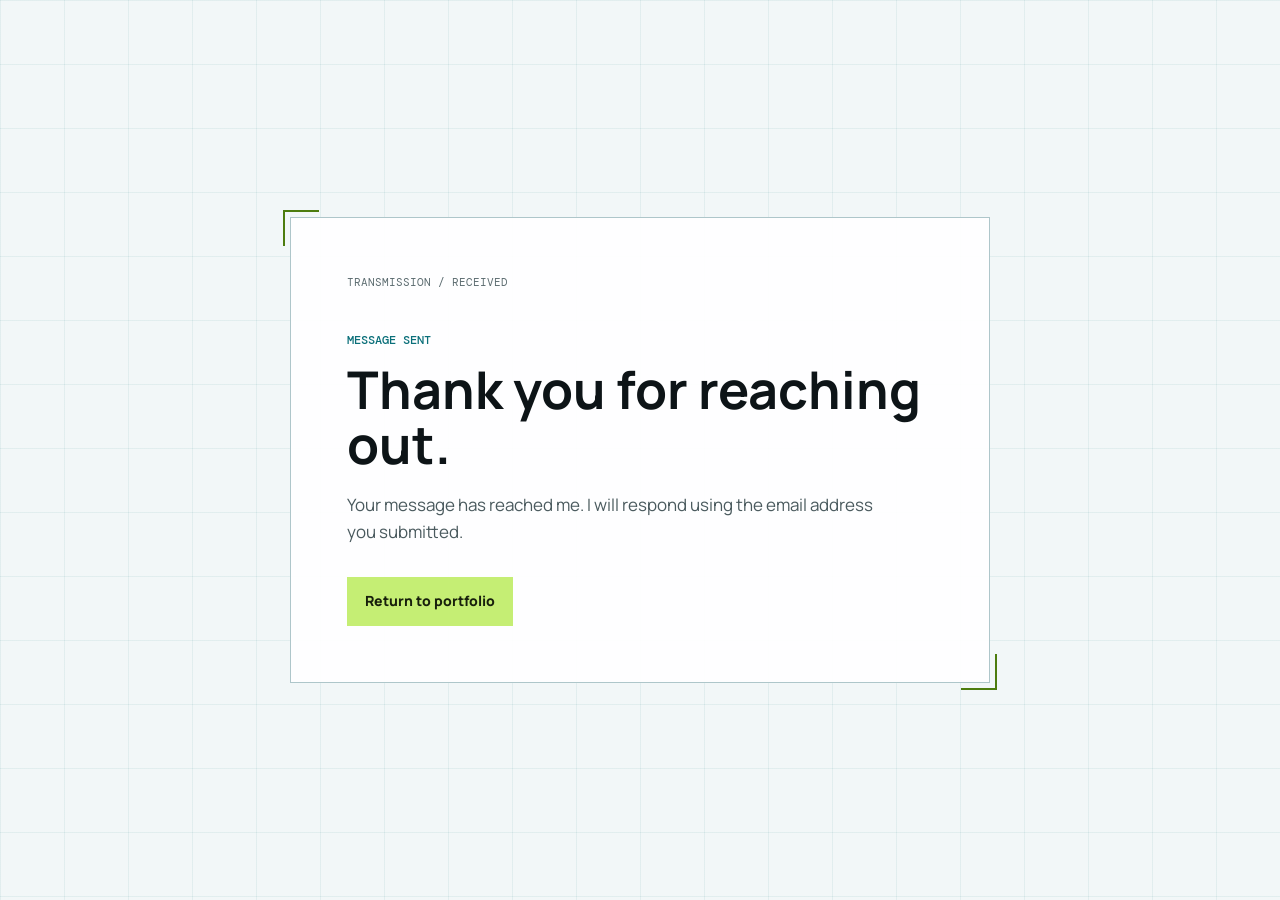
<file: thanks.html>
<!doctype html>
<html lang="en">
  <head>
    <meta charset="UTF-8" />
    <meta name="viewport" content="width=device-width, initial-scale=1.0" />
    <meta name="theme-color" content="#070a0d" />
    <meta name="msapplication-TileColor" content="#070a0d">
    <title>Message received | Mathew Gerald</title>
    <link rel="preload" href="/assets/fonts/manrope-var.woff2" as="font" type="font/woff2" crossorigin />
    <link rel="preload" href="/assets/fonts/dm-mono-400.woff2" as="font" type="font/woff2" crossorigin />
    <link rel="stylesheet" href="/assets/style.css" />
    <script src="/assets/theme.js"></script>
    <link rel="icon" type="image/svg+xml" href="/assets/images/mgc-monogram.svg">
    <link rel="icon" type="image/x-icon" href="/assets/images/favicon.ico">
    <link rel="icon" type="image/png" sizes="32x32" href="/assets/images/favicon-32x32.png">
    <link rel="icon" type="image/png" sizes="16x16" href="/assets/images/favicon-16x16.png">
    <link rel="apple-touch-icon" sizes="180x180" href="/assets/images/apple-touch-icon.png">
    <link rel="manifest" href="/site.webmanifest">
    <meta name="author" content="Mathew Gerald Chukwudera">
    <meta name="robots" content="noindex, follow">
    <meta property="og:site_name" content="Mathew Gerald">
    <meta property="og:type" content="website">
    <meta property="og:title" content="Mathew Gerald | Software Engineer">
    <meta property="og:description" content="Building fast, scalable and user-focused applications with modern technologies.">
    <meta property="og:url" content="https://gerald-mathew.me/">
    <meta name="twitter:card" content="summary">
    <meta name="twitter:title" content="Mathew Gerald | Software Engineer">
    <meta name="twitter:description" content="Building fast, scalable and user-focused applications with modern technologies.">
  </head>
  <body class="thanks-page">
    <main class="thanks-shell">
      <div class="thanks-signal" aria-hidden="true">TRANSMISSION / RECEIVED</div>
      <p class="section-kicker">MESSAGE SENT</p>
      <h1>Thank you for reaching out.</h1>
      <p>Your message has reached me. I will respond using the email address you submitted.</p>
      <a class="button button-primary" href="/">Return to portfolio</a>
    </main>
  </body>
</html>
</file>
<file: assets/style.css>
@font-face {
  font-family: "Manrope";
  font-style: normal;
  font-weight: 400 800;
  font-display: swap;
  src: url("/assets/fonts/manrope-var.woff2") format("woff2");
  unicode-range: U+0000-00FF, U+0131, U+0152-0153, U+02BB-02BC, U+02C6, U+02DA, U+02DC, U+0304, U+0308, U+0329, U+2000-206F, U+20AC, U+2122, U+2191, U+2193, U+2212, U+2215, U+FEFF, U+FFFD;
}

@font-face {
  font-family: "DM Mono";
  font-style: normal;
  font-weight: 400;
  font-display: swap;
  src: url("/assets/fonts/dm-mono-400.woff2") format("woff2");
  unicode-range: U+0000-00FF, U+0131, U+0152-0153, U+02BB-02BC, U+02C6, U+02DA, U+02DC, U+0304, U+0308, U+0329, U+2000-206F, U+20AC, U+2122, U+2191, U+2193, U+2212, U+2215, U+FEFF, U+FFFD;
}

@font-face {
  font-family: "DM Mono";
  font-style: normal;
  font-weight: 500;
  font-display: swap;
  src: url("/assets/fonts/dm-mono-500.woff2") format("woff2");
  unicode-range: U+0000-00FF, U+0131, U+0152-0153, U+02BB-02BC, U+02C6, U+02DA, U+02DC, U+0304, U+0308, U+0329, U+2000-206F, U+20AC, U+2122, U+2191, U+2193, U+2212, U+2215, U+FEFF, U+FFFD;
}

:root {
  color-scheme: light dark;

  --bg: light-dark(#f2f7f8, #070a0d);
  --surface: light-dark(#ffffff, #0c1216);
  --surface-soft: light-dark(#ffffff, #111a1f);
  --surface-deep: light-dark(#ffffff, #0b1014);
  --display-surround: light-dark(#e9f1f3, #0b1014);
  --band: light-dark(#e6eff1, #0a1013);

  --line: light-dark(#d3e0e2, #26343b);
  --line-soft: light-dark(#d3e0e2, #1d2a30);
  --line-bright: light-dark(#aec6ca, #49616a);

  --text: light-dark(#0d1417, #f1f5f1);
  --muted: light-dark(#4a5a5e, #a8b4b4);
  --dim: light-dark(#5c6c70, #7d8d90);

  --cyan: light-dark(#0a6f79, #67dbe4);
  /* bright pair = fills and borders; ink pair = text, for light-mode contrast */
  --cyan-bright: #67dbe4;
  --cyan-ink: light-dark(#0a6f79, #67dbe4);
  --lime: light-dark(#4d7c0f, #c5ee74);
  --lime-bright: #c5ee74;
  --lime-ink: light-dark(#4d7c0f, #c5ee74);
  --coral: light-dark(#b4471f, #ff9f83);
  --on-accent: #18200c;

  --header-bg: light-dark(rgba(255, 255, 255, 0.88), rgba(7, 10, 13, 0.94));
  --nav-panel: light-dark(#ffffff, #0b1115);
  --panel-veil: light-dark(rgba(13, 22, 26, 0.08), rgba(12, 18, 22, 0.64));
  --group-bg: light-dark(rgba(255, 255, 255, 0.92), rgba(12, 18, 22, 0.55));
  --group-hover: light-dark(#e4eef0, #121d22);
  --availability: light-dark(#e6f0f2, #111c1d);
  --contact-hover: light-dark(rgba(226, 238, 240, 0.92), rgba(18, 30, 34, 0.74));
  --form-bg: light-dark(#ffffff, rgba(13, 22, 26, 0.8));
  --placeholder: light-dark(#7b8b8f, #536064);
  --progress-bg: light-dark(#dbe7e9, #131d22);
  --thanks-shell: light-dark(rgba(255, 255, 255, 0.94), rgba(10, 16, 19, 0.94));
  --scan: light-dark(rgba(77, 124, 15, 0.6), rgba(197, 238, 116, 0.75));
  --dot-glow: light-dark(rgba(77, 124, 15, 0.18), rgba(197, 238, 116, 0.12));
  --pulse-ring: light-dark(rgba(77, 124, 15, 0.05), rgba(197, 238, 116, 0.03));
  --inner-border: light-dark(rgba(77, 124, 15, 0.35), rgba(197, 238, 116, 0.3));
  --cyan-wash: light-dark(rgba(10, 111, 121, 0.07), rgba(103, 219, 228, 0.06));
  --error-tint: light-dark(rgba(10, 111, 121, 0.08), rgba(103, 219, 228, 0.08));

  --canvas-grid: light-dark(rgba(10, 111, 121, 0.1), rgba(106, 154, 166, 0.08));
  --canvas-node: light-dark(rgba(74, 90, 94, 0.34), rgba(151, 175, 177, 0.32));
  --canvas-node-accent: light-dark(rgba(10, 111, 121, 0.5), rgba(103, 219, 228, 0.6));
  --canvas-node-hot: light-dark(rgba(77, 124, 15, 0.85), rgba(197, 238, 116, 0.92));
  --canvas-link: light-dark(rgb(10, 111, 121), rgb(103, 219, 228));

  --mono: "DM Mono", Consolas, monospace;
  --sans: "Manrope", Arial, sans-serif;
  --container: 1180px;
}

:root[data-theme="light"] {
  color-scheme: light;
}

:root[data-theme="dark"] {
  color-scheme: dark;
}

* {
  box-sizing: border-box;
}

html {
  scroll-behavior: smooth;
}

body {
  margin: 0;
  min-width: 320px;
  background: var(--bg);
  color: var(--text);
  font-family: var(--sans);
  font-size: 16px;
  line-height: 1.6;
  overflow-x: hidden;
}

a {
  color: inherit;
  text-decoration: none;
}

button,
input,
textarea {
  font: inherit;
}

button {
  cursor: pointer;
}

:focus-visible {
  outline: 2px solid var(--cyan);
  outline-offset: 3px;
  border-radius: 2px;
}

.contact-form input:focus-visible,
.contact-form textarea:focus-visible {
  outline: 2px solid var(--cyan);
  outline-offset: 4px;
}

.container {
  width: min(calc(100% - 48px), var(--container));
  margin: 0 auto;
}

.signal-field {
  position: fixed;
  z-index: -3;
  inset: 0;
  width: 100%;
  height: 100%;
  pointer-events: none;
  opacity: 0.68;
}

.page-noise {
  position: fixed;
  z-index: -2;
  inset: 0;
  pointer-events: none;
  opacity: 0.18;
  background-image: url("data:image/svg+xml,%3Csvg viewBox='0 0 180 180' xmlns='http://www.w3.org/2000/svg'%3E%3Cfilter id='n'%3E%3CfeTurbulence type='fractalNoise' baseFrequency='.9' numOctaves='4' stitchTiles='stitch'/%3E%3C/filter%3E%3Crect width='100%25' height='100%25' filter='url(%23n)' opacity='.22'/%3E%3C/svg%3E");
}

.scroll-progress {
  position: fixed;
  z-index: 20;
  top: 0;
  left: 0;
  width: 100%;
  height: 2px;
  background: var(--progress-bg);
}

.scroll-progress span {
  display: block;
  width: 0;
  height: 100%;
  background: var(--lime);
}

.site-header {
  position: sticky;
  z-index: 10;
  top: 0;
  border-bottom: 1px solid transparent;
  transition:
    background-color 180ms ease,
    border-color 180ms ease;
}

.site-header.is-scrolled {
  background: var(--header-bg);
  border-color: var(--line-soft);
  backdrop-filter: blur(14px);
}

.nav-shell {
  min-height: 76px;
  display: flex;
  align-items: center;
  justify-content: space-between;
  gap: 24px;
}

.brand {
  display: inline-flex;
  align-items: center;
  gap: 10px;
  font-weight: 800;
  line-height: 1;
}

.brand-mark {
  display: grid;
  place-items: center;
  width: 37px;
  height: 30px;
  border: 1px solid var(--cyan);
  color: var(--cyan);
  font-family: var(--mono);
  font-size: 12px;
}

.brand-name {
  font-size: 14px;
}

.nav-links {
  display: flex;
  align-items: center;
  gap: 26px;
  font-size: 14px;
  font-weight: 700;
}

.nav-links > a:not(.nav-cta) {
  padding: 2px 0;
  color: var(--muted);
  transition: color 160ms ease;
}

.nav-links > a:not(.nav-cta):hover {
  color: var(--text);
}

.nav-cta {
  display: inline-flex;
  align-items: center;
  gap: 8px;
  border: 1px solid var(--line-bright);
  padding: 10px 12px;
  color: var(--text);
}

.nav-cta .icon {
  width: 15px;
}

.menu-toggle {
  display: none;
  width: 40px;
  height: 40px;
  align-items: center;
  justify-content: center;
  border: 1px solid var(--line);
  color: var(--text);
  background: var(--surface-soft);
}

.menu-toggle .icon {
  width: 20px;
}

.nav-actions {
  display: flex;
  align-items: center;
  gap: 10px;
  margin-left: auto;
}

.theme-toggle {
  display: inline-flex;
  align-items: center;
  gap: 7px;
  min-height: 40px;
  padding: 0 12px;
  border: 1px solid var(--line);
  color: var(--text);
  background: var(--surface-soft);
  font-family: var(--mono);
  font-size: 11px;
  font-weight: 500;
  letter-spacing: 0.06em;
  text-transform: uppercase;
  transition:
    border-color 160ms ease,
    color 160ms ease,
    background-color 160ms ease;
}

.theme-toggle:hover {
  border-color: var(--line-bright);
  color: var(--cyan);
}

.theme-toggle .icon {
  width: 17px;
  height: 17px;
}

.theme-icon {
  display: none;
}

[data-theme-state="auto"] .theme-icon-auto,
[data-theme-state="light"] .theme-icon-light,
[data-theme-state="dark"] .theme-icon-dark {
  display: block;
}

@media (max-width: 800px) {
  .theme-label {
    position: absolute;
    width: 1px;
    height: 1px;
    overflow: hidden;
    clip-path: inset(50%);
    white-space: nowrap;
  }

  .theme-toggle {
    width: 40px;
    justify-content: center;
    padding: 0;
  }
}

.hero {
  position: relative;
  display: grid;
  grid-template-columns: 1.03fr 0.97fr;
  align-items: center;
  gap: 72px;
  min-height: 720px;
  padding-top: 72px;
  padding-bottom: 88px;
}

.eyebrow,
.section-kicker,
.meta-label,
.project-topline,
.contact-option small,
.availability-marker {
  margin: 0;
  color: var(--cyan);
  font-family: var(--mono);
  font-size: 12px;
  font-weight: 500;
  line-height: 1.4;
}

.eyebrow {
  display: flex;
  align-items: center;
  gap: 8px;
  color: var(--muted);
}

.live-dot {
  width: 7px;
  height: 7px;
  background: var(--lime);
  box-shadow: 0 0 0 4px var(--dot-glow);
  animation: livePulse 1.8s ease-in-out infinite;
}

.hero h1 {
  max-width: 760px;
  margin: 24px 0;
  font-size: 74px;
  font-weight: 800;
  line-height: 1.02;
}

.accent-text {
  color: var(--lime);
}

.hero-lede {
  max-width: 620px;
  margin: 0;
  color: var(--muted);
  font-size: 20px;
  line-height: 1.7;
}

.hero-actions {
  display: flex;
  flex-wrap: wrap;
  gap: 12px;
  margin-top: 36px;
}

.button {
  display: inline-flex;
  align-items: center;
  justify-content: center;
  gap: 10px;
  min-height: 49px;
  border: 1px solid var(--line-bright);
  padding: 0 17px;
  font-size: 14px;
  font-weight: 800;
  transition:
    transform 180ms ease,
    background-color 180ms ease,
    color 180ms ease,
    border-color 180ms ease;
}

.button .icon {
  width: 18px;
}

.button:hover {
  transform: translateY(-3px);
}

.button-primary {
  border-color: var(--lime-bright);
  background: var(--lime-bright);
  color: var(--on-accent);
}

.button-primary:hover {
  background: var(--text);
  border-color: var(--text);
}

.button-quiet {
  color: var(--text);
  background: var(--panel-veil);
}

.button-quiet:hover {
  border-color: var(--cyan);
  color: var(--cyan);
}

.hero-meta {
  display: flex;
  flex-wrap: wrap;
  gap: 0;
  margin-top: 54px;
  border-top: 1px solid var(--line);
  border-bottom: 1px solid var(--line);
}

.hero-meta > div {
  min-width: 145px;
  padding: 13px 21px 13px 0;
  margin-right: 21px;
  border-right: 1px solid var(--line);
  font-family: var(--mono);
  font-size: 12px;
}

.hero-meta > div:last-child {
  border: 0;
}

.meta-label {
  display: block;
  margin-bottom: 4px;
  color: var(--dim);
}

.hero-visual {
  position: relative;
  justify-self: end;
  width: min(100%, 425px);
  padding: 32px 0 37px;
}

.visual-index {
  position: absolute;
  top: 0;
  right: 0;
  color: var(--dim);
  font-family: var(--mono);
  font-size: 11px;
}

.profile-card {
  position: relative;
  display: flex;
  flex-direction: column;
  min-height: 470px;
  border: 1px solid var(--line-bright);
  padding: 24px;
  background:
    linear-gradient(180deg, var(--cyan-wash), transparent 34%),
    var(--surface-deep);
  overflow: hidden;
}

.profile-card::after {
  position: absolute;
  content: "";
  inset: 10px;
  border: 1px solid var(--inner-border);
  pointer-events: none;
}

.profile-card-top {
  position: relative;
  z-index: 1;
  display: flex;
  align-items: center;
  justify-content: space-between;
  gap: 12px;
}

.profile-badge {
  display: grid;
  place-items: center;
  width: 37px;
  height: 30px;
  border: 1px solid var(--cyan);
  color: var(--cyan);
  font-family: var(--mono);
  font-size: 12px;
}

.profile-open {
  display: inline-flex;
  align-items: center;
  gap: 8px;
  color: var(--muted);
  font-family: var(--mono);
  font-size: 11px;
  font-weight: 500;
}

.profile-card-main {
  position: relative;
  z-index: 1;
  margin-top: 58px;
}

.profile-role {
  margin: 0;
  color: var(--cyan);
  font-family: var(--mono);
  font-size: 12px;
  font-weight: 500;
}

.profile-name {
  margin: 12px 0 14px;
  font-size: 22px;
  line-height: 1.25;
}

.profile-desc {
  margin: 0;
  color: var(--muted);
  font-size: 14px;
  line-height: 1.65;
}

.profile-facts {
  position: relative;
  z-index: 1;
  margin: 30px 0 0;
  border-top: 1px solid var(--line);
}

.profile-facts div {
  display: flex;
  align-items: center;
  justify-content: space-between;
  gap: 16px;
  padding: 11px 0;
  border-bottom: 1px solid var(--line);
}

.profile-facts dt {
  color: var(--dim);
  font-family: var(--mono);
  font-size: 10px;
  font-weight: 500;
}

.profile-facts dd {
  margin: 0;
  color: var(--muted);
  font-family: var(--mono);
  font-size: 11px;
  text-align: right;
}

.profile-scan {
  position: absolute;
  top: 0;
  left: 10px;
  right: 10px;
  height: 2px;
  background: var(--lime);
  opacity: 0.8;
  box-shadow: 0 0 17px var(--scan);
  animation: scanLine 6s linear infinite;
}

.profile-tag {
  position: absolute;
  z-index: 2;
  right: 11px;
  bottom: 31px;
  display: flex;
  align-items: center;
  gap: 8px;
  min-height: 29px;
  padding: 0 9px;
  background: var(--lime-bright);
  color: var(--on-accent);
  font-family: var(--mono);
  font-size: 11px;
  font-weight: 500;
}

.tag-dot {
  width: 5px;
  height: 5px;
  box-shadow: none;
  background: var(--on-accent);
}

.visual-caption {
  display: flex;
  justify-content: space-between;
  gap: 16px;
  margin-top: 14px;
  color: var(--dim);
  font-family: var(--mono);
  font-size: 10px;
}

.signal-corner {
  position: absolute;
  width: 44px;
  height: 44px;
  border: 1px solid var(--coral);
  opacity: 0.7;
}

.signal-corner-one {
  top: 32px;
  right: 0;
  border-width: 1px 1px 0 0;
}

.signal-corner-two {
  bottom: 67px;
  left: 0;
  border-width: 0 0 1px 1px;
}

.ticker {
  overflow: hidden;
  border-top: 1px solid var(--line);
  border-bottom: 1px solid var(--line);
  background: var(--band);
}

.ticker-track {
  display: flex;
  align-items: center;
  width: max-content;
  min-height: 56px;
  will-change: transform;
}

.ticker-track.is-animated {
  animation: tickerMove var(--ticker-duration, 32s) linear infinite;
}

.ticker-run {
  display: flex;
  align-items: center;
  flex: 0 0 auto;
}

.ticker-pair {
  display: flex;
  align-items: center;
  flex: 0 0 auto;
}

.ticker-pair > span {
  display: inline-flex;
  align-items: center;
  gap: 8px;
  margin: 0 18px;
  color: var(--muted);
  font-family: var(--mono);
  font-size: 12px;
  line-height: 1;
  white-space: nowrap;
}

.ticker-pair > b {
  display: block;
  flex: 0 0 auto;
  width: 5px;
  height: 5px;
  background: var(--cyan);
}

.section {
  padding-top: 130px;
  padding-bottom: 130px;
}

.section-heading {
  max-width: 760px;
}

.section-kicker {
  margin-bottom: 15px;
}

.section-heading h2,
.contact-heading h2,
.availability h2 {
  margin: 0;
  font-size: 48px;
  line-height: 1.1;
}

.section-heading > p:not(.section-kicker),
.contact-heading > p {
  max-width: 620px;
  margin: 20px 0 0;
  color: var(--muted);
  font-size: 17px;
}

.about {
  border-bottom: 1px solid var(--line);
}

.about-grid {
  display: grid;
  grid-template-columns: 0.9fr 1.1fr;
  gap: 88px;
  margin-top: 58px;
}

.about-body {
  color: var(--muted);
  font-size: 19px;
}

.about-body p {
  margin: 0 0 22px;
}

.principles {
  border-top: 1px solid var(--line);
}

.principles article {
  display: grid;
  grid-template-columns: 50px 1fr;
  column-gap: 17px;
  padding: 22px 0;
  border-bottom: 1px solid var(--line);
}

.principle-number {
  grid-row: span 2;
  color: var(--lime);
  font-family: var(--mono);
  font-size: 12px;
}

.principles h3 {
  margin: 0;
  font-size: 18px;
}

.principles p {
  margin: 7px 0 0;
  color: var(--muted);
  font-size: 14px;
}

.work {
  border-bottom: 1px solid var(--line);
}

.work-heading {
  display: grid;
  grid-template-columns: 0.55fr 1fr;
  column-gap: 40px;
  max-width: none;
}

.work-heading .section-kicker {
  grid-row: span 2;
}

.work-heading > p:last-child {
  margin-top: 14px;
}

.project-list {
  margin-top: 70px;
}

.project {
  position: relative;
  display: grid;
  grid-template-columns: minmax(0, 1fr) minmax(0, 1fr);
  gap: 54px;
  align-items: center;
  padding: 24px 0 88px;
  border-top: 1px solid var(--line);
}

.project-reverse {
  padding-top: 88px;
}

.project-list > .project:first-child {
  padding-top: 24px;
}

.project-display {
  position: relative;
  min-height: 390px;
  display: grid;
  place-items: center;
  border: 1px solid var(--line);
  overflow: hidden;
  background: var(--display-surround);
}

.project-display::before,
.project-display::after {
  position: absolute;
  content: "";
  width: 11px;
  height: 11px;
  border-color: var(--cyan);
  border-style: solid;
  z-index: 1;
}

.project-display::before {
  top: 12px;
  left: 12px;
  border-width: 1px 0 0 1px;
}

.project-display::after {
  right: 12px;
  bottom: 12px;
  border-width: 0 1px 1px 0;
}

.display-note {
  position: absolute;
  bottom: 15px;
  left: 19px;
  color: var(--dim);
  font-family: var(--mono);
  font-size: 10px;
}

.project-copy {
  position: relative;
}

.project-topline {
  display: flex;
  justify-content: space-between;
  gap: 18px;
  padding-bottom: 13px;
  border-bottom: 1px solid var(--line);
  color: var(--dim);
}

.project-topline span:first-child {
  color: var(--cyan);
}

.project-copy h3 {
  margin: 22px 0 15px;
  font-size: 35px;
  line-height: 1.18;
}

.project-copy > p {
  margin: 0;
  color: var(--muted);
  font-size: 16px;
}

.project-points {
  margin: 22px 0;
  padding: 0;
  list-style: none;
  color: var(--muted);
  font-size: 14px;
}

.project-points li {
  position: relative;
  padding-left: 17px;
  margin-top: 11px;
}

.project-points li::before {
  position: absolute;
  content: "+";
  left: 0;
  color: var(--lime);
  font-family: var(--mono);
}

.tech-list {
  display: flex;
  flex-wrap: wrap;
  gap: 8px;
  margin: 25px 0;
}

.tech-list span {
  display: inline-flex;
  align-items: center;
  gap: 6px;
  border: 1px solid var(--line);
  padding: 5px 8px;
  color: var(--muted);
  font-family: var(--mono);
  font-size: 11px;
}

.tech-list .icon,
.ticker-track .icon {
  width: 14px;
  height: 14px;
  flex: 0 0 auto;
}

.project-link {
  display: inline-flex;
  align-items: center;
  gap: 8px;
  padding: 2px 0;
  color: var(--cyan);
  font-size: 14px;
  font-weight: 800;
}

.project-link .icon {
  width: 17px;
  transition: transform 160ms ease;
}

a.project-link:hover .icon {
  transform: translate(3px, -3px);
}

.project-link-muted {
  color: var(--dim);
}

.browser-shell {
  width: 83%;
  border: 1px solid #52656c;
  background: #172227;
  box-shadow: 22px 23px 0 light-dark(rgba(13, 22, 26, 0.09), #101a1f);
  transform: rotate(-4deg);
}

.browser-bar,
.terminal-bar {
  display: flex;
  align-items: center;
  gap: 5px;
  height: 29px;
  padding: 0 10px;
  border-bottom: 1px solid #41545d;
}

.browser-bar span,
.terminal-bar span {
  width: 6px;
  height: 6px;
  background: #dba98e;
}

.browser-bar span:nth-child(2),
.terminal-bar span:nth-child(2) {
  background: #e8d578;
}

.browser-bar span:nth-child(3),
.terminal-bar span:nth-child(3) {
  background: #8ed59f;
}

.browser-bar em,
.terminal-bar em {
  overflow: hidden;
  margin-left: 5px;
  color: #92a5aa;
  font-family: var(--mono);
  font-size: 8px;
  font-style: normal;
  white-space: nowrap;
  text-overflow: ellipsis;
}

.portal-screen {
  display: grid;
  grid-template-columns: 18% 1fr;
  height: 227px;
}

.portal-side {
  display: grid;
  align-content: start;
  gap: 15px;
  padding: 22px 12px;
  background: #111a21;
}

.portal-side i {
  width: 100%;
  height: 5px;
  background: #38515a;
}

.portal-side i:first-child {
  background: #99dbd8;
}

.portal-content {
  padding: 24px 20px;
  background: #e6edeb;
}

.screen-heading {
  display: flex;
  justify-content: space-between;
  align-items: center;
}

.screen-heading span {
  width: 43%;
  height: 10px;
  background: #0f2630;
}

.screen-heading b {
  width: 18px;
  height: 18px;
  background: #75cdbb;
}

.screen-metrics {
  display: grid;
  grid-template-columns: repeat(3, 1fr);
  gap: 7px;
  margin-top: 19px;
}

.screen-metrics i {
  height: 35px;
  border-top: 3px solid #5fb5c4;
  background: #cedad6;
}

.screen-table {
  display: grid;
  gap: 7px;
  margin-top: 19px;
}

.screen-table i {
  height: 7px;
  background: #c3d0cb;
}

.screen-table i:first-child {
  background: #5b7d86;
}

.site-window {
  width: 79%;
  overflow: hidden;
  border: 1px solid #49626b;
  background: #d1ddd4;
  box-shadow: -20px 23px 0 light-dark(rgba(13, 22, 26, 0.09), #101b20);
  transform: rotate(3deg);
}

.site-nav {
  display: flex;
  align-items: center;
  gap: 15px;
  height: 35px;
  padding: 0 12px;
  background: #f3f6ef;
}

.site-nav b {
  color: #246e6f;
  font-family: var(--mono);
  font-size: 11px;
}

.site-nav i {
  width: 24px;
  height: 4px;
  background: #a4b5aa;
}

.site-nav span {
  margin-left: auto;
  width: 18px;
  height: 9px;
  background: #d86c55;
}

.site-hero-ui {
  min-height: 192px;
  padding: 26px 25px;
  color: #f0f4ec;
  background: #15474e;
}

.site-hero-ui small {
  color: #bbdf79;
  font-family: var(--mono);
  font-size: 8px;
}

.site-hero-ui strong {
  display: block;
  margin-top: 10px;
  font-size: 26px;
  line-height: 1.12;
}

.site-hero-ui em {
  display: block;
  width: 62px;
  height: 8px;
  margin-top: 19px;
  background: #bbdf79;
}

.site-cards {
  display: grid;
  grid-template-columns: repeat(3, 1fr);
  gap: 8px;
  padding: 13px;
  background: #e8eee5;
}

.site-cards i {
  height: 44px;
  background: #aac4b8;
}

.project-pair {
  display: grid;
  grid-template-columns: 1fr 1fr;
  gap: 28px;
  padding-top: 32px;
  border-top: 1px solid var(--line);
}

.compact-project {
  display: block;
  padding: 0;
  border: 0;
}

.compact-project .project-display {
  min-height: 255px;
}

.compact-project .project-copy {
  padding-top: 23px;
}

.compact-project .project-copy h3 {
  font-size: 25px;
}

.additional-projects {
  margin-top: 40px;
  padding-top: 32px;
  border-top: 1px solid var(--line);
}

.additional-heading {
  margin: 0 0 6px;
  color: var(--dim);
  font-family: var(--mono);
  font-size: 12px;
  font-weight: 500;
  letter-spacing: 0.14em;
  text-transform: uppercase;
}

.additional-list {
  margin: 0;
  padding: 0;
  list-style: none;
}

.additional-list li {
  display: flex;
  align-items: center;
  gap: 16px;
  padding: 14px 0;
  border-bottom: 1px solid var(--line-soft);
}

.additional-item {
  display: flex;
  flex-wrap: wrap;
  align-items: baseline;
  gap: 6px 16px;
  flex: 1;
  min-width: 0;
  color: var(--text);
}

.additional-source {
  display: flex;
  align-items: center;
  flex: 0 0 auto;
  color: var(--dim);
  transition: color 160ms ease;
}

.additional-source:hover {
  color: var(--cyan);
}

.additional-source .icon {
  width: 16px;
}

.additional-item .additional-name {
  font-size: 16px;
  font-weight: 800;
  transition: color 160ms ease;
}

.additional-item:hover .additional-name {
  color: var(--cyan);
}

.additional-desc {
  flex: 1 1 260px;
  color: var(--muted);
  font-size: 14px;
}

.additional-meta {
  color: var(--dim);
  font-family: var(--mono);
  font-size: 11px;
  white-space: nowrap;
}

.additional-item .icon {
  width: 15px;
  flex: 0 0 auto;
  align-self: center;
  color: var(--cyan);
}

.cli-display {
  background: light-dark(#e9f1f3, #071013);
}

.terminal-window {
  width: 82%;
  min-height: 164px;
  padding-bottom: 18px;
  border: 1px solid #39535b;
  background: #0c191d;
  box-shadow: 18px 18px 0 light-dark(rgba(13, 22, 26, 0.09), #111d22);
  transform: rotate(-3deg);
  font-family: var(--mono);
}

.terminal-window p {
  margin: 11px 16px 0;
  color: #a9c8bd;
  font-size: 10px;
}

.terminal-window p b {
  color: var(--cyan);
}

.terminal-window strong {
  color: var(--lime);
  font-weight: 500;
}

.cursor {
  display: inline-block;
  width: 6px;
  height: 11px;
  margin-left: 4px;
  vertical-align: -1px;
  background: var(--lime);
  animation: blink 0.9s step-end infinite;
}

.gui-display {
  background: light-dark(#e9f1f3, #131719);
}

.app-window {
  width: 74%;
  min-height: 190px;
  overflow: hidden;
  border: 1px solid #b6c2bc;
  background: #ece8dc;
  box-shadow: 18px 18px 0 light-dark(rgba(52, 48, 33, 0.13), #383b33);
  transform: rotate(3deg);
}

.app-titlebar {
  display: flex;
  align-items: center;
  height: 28px;
  padding: 0 10px;
  color: #e6eee5;
  background: #283d46;
  font-family: var(--mono);
  font-size: 8px;
}

.app-titlebar span {
  width: 7px;
  height: 7px;
  margin-right: 7px;
  background: #c6ea74;
}

.app-titlebar i {
  width: 7px;
  height: 1px;
  margin-left: 7px;
  background: #bcc9c3;
}

.app-titlebar i:first-of-type {
  margin-left: auto;
}

.app-content {
  padding: 21px 21px 18px;
  color: #25343d;
}

.app-content p {
  margin: 0;
  font-size: 15px;
  line-height: 1.2;
}

.app-content p strong {
  color: #bd604c;
}

.app-content div {
  display: flex;
  gap: 5px;
  margin: 18px 0 14px;
}

.app-content div i {
  flex: 1;
  height: 17px;
  background: #b8c3b4;
}

.app-content b {
  display: inline-block;
  padding: 5px 8px;
  color: #e6eee5;
  background: #2b7072;
  font-family: var(--mono);
  font-size: 8px;
}

.project-links {
  display: flex;
  flex-wrap: wrap;
  gap: 30px;
  margin-top: 25px;
}

.project-links .project-link {
  position: relative;
}

.project-links .project-link + .project-link::before {
  content: "/";
  position: absolute;
  left: -17px;
  color: var(--dim);
  font-weight: 400;
}

/* StudySync course-registration mockup */
.studysync-display {
  background: light-dark(#e9f1f3, #0d1419);
}

.course-window {
  width: 84%;
  min-height: 200px;
  overflow: hidden;
  border: 1px solid #4a5b6e;
  background: #eef0f4;
  box-shadow: -15px 17px 0 light-dark(rgba(13, 22, 26, 0.09), #172028);
  transform: rotate(-2deg);
}

.course-top {
  display: flex;
  align-items: center;
  gap: 14px;
  height: 32px;
  padding: 0 12px;
  background: #2b3a52;
}

.course-top span {
  color: #a7c4f2;
  font-family: var(--mono);
  font-size: 10px;
  font-weight: 800;
  letter-spacing: 1px;
}

.course-top i {
  width: 20px;
  height: 4px;
  background: #5c708f;
}

.course-top em {
  width: 9px;
  height: 9px;
  margin-left: auto;
  border-radius: 50%;
  background: #c6ea74;
}

.course-body {
  display: grid;
  grid-template-columns: 54px 1fr;
  min-height: 148px;
}

.course-side {
  display: flex;
  flex-direction: column;
  gap: 10px;
  padding: 13px 9px;
  border-right: 1px solid #cdd4de;
  background: #dfe4ec;
}

.course-side i {
  height: 6px;
  background: #93a3bd;
}

.course-side i:first-child {
  background: #4f6aa7;
}

.course-side i:last-child {
  height: 28px;
  margin-top: auto;
  background: #4f6aa7;
  opacity: 0.35;
}

.course-list {
  display: flex;
  flex-direction: column;
  gap: 9px;
  padding: 12px;
}

.course-list div {
  display: flex;
  align-items: center;
  justify-content: space-between;
  gap: 10px;
  padding: 9px;
  border: 1px solid #d3d9e2;
  background: #fbfbfd;
}

.course-list b {
  color: #24334d;
  font-size: 11px;
  font-weight: 700;
}

.course-list em {
  color: #7d8796;
  font-family: var(--mono);
  font-size: 8px;
  font-style: normal;
  text-align: right;
}

.course-list div:nth-child(2) em {
  color: #4f6aa7;
}

/* CareConnect clinic-schedule mockup */
.careconnect-display {
  background: light-dark(#e9f1f3, #0e1215);
}

.cbt-display {
  background: light-dark(#e9f1f3, #0a1530);
}

.exam-window {
  width: 74%;
  overflow: hidden;
  border: 1px solid #26457e;
  background: #f7f8fc;
  box-shadow: 16px 17px 0 light-dark(rgba(13, 22, 26, 0.09), #060d24);
  transform: rotate(-2deg);
}

.exam-bar {
  display: flex;
  align-items: center;
  justify-content: space-between;
  height: 32px;
  padding: 0 12px;
  background: #123a75;
}

.exam-bar span {
  color: #cfe0ff;
  font-family: var(--mono);
  font-size: 10px;
  font-weight: 800;
  letter-spacing: 1px;
}

.exam-bar em {
  padding: 3px 7px;
  color: #123a75;
  background: #ffffff;
  font-family: var(--mono);
  font-size: 9px;
  font-style: normal;
  font-weight: 700;
}

.exam-progress {
  height: 5px;
  background: #dde4f2;
}

.exam-progress i {
  display: block;
  width: 42%;
  height: 100%;
  background: #2f7de0;
}

.exam-body {
  display: flex;
  flex-direction: column;
  gap: 10px;
  padding: 12px;
}

.exam-q {
  display: grid;
  grid-template-columns: 27px minmax(0, 1fr);
  gap: 11px;
  align-items: start;
}

.exam-q b {
  display: grid;
  place-items: center;
  width: 27px;
  height: 27px;
  border: 1px solid #26457e;
  color: #123a75;
  font-family: var(--mono);
  font-size: 11px;
}

.exam-q p {
  display: flex;
  flex-direction: column;
  gap: 6px;
  margin: 4px 0 0;
}

.exam-q p i {
  height: 7px;
  background: #c9d2e6;
}

.exam-q p i.short {
  width: 56%;
}

.exam-options {
  display: grid;
  gap: 6px;
}

.exam-options > div {
  display: flex;
  align-items: center;
  gap: 11px;
  padding: 5px 11px;
  border: 1px solid #dde4f2;
  background: #ffffff;
}

.exam-options b {
  display: grid;
  flex: 0 0 auto;
  place-items: center;
  width: 19px;
  height: 19px;
  border: 1px solid #b9c6de;
  color: #123a75;
  font-family: var(--mono);
  font-size: 9px;
}

.exam-options i {
  height: 6px;
  background: #dde4f2;
}

.exam-options > div:nth-child(1) i { width: 74%; }
.exam-options > div:nth-child(2) i { width: 62%; }
.exam-options > div:nth-child(3) i { width: 81%; }
.exam-options > div:nth-child(4) i { width: 55%; }

.exam-options > div.picked {
  border-color: #123a75;
  background: #eaf1ff;
}

.exam-options > div.picked b {
  border-color: #123a75;
  color: #ffffff;
  background: #123a75;
}

.exam-options > div.picked i {
  background: #7f9dd4;
}

.exam-foot {
  display: flex;
  align-items: center;
  justify-content: space-between;
  padding: 9px 17px;
  border-top: 1px solid #dde4f2;
  background: #ffffff;
}

.exam-foot em {
  display: flex;
  align-items: center;
  justify-content: center;
  width: 56px;
  height: 23px;
  border: 1px solid #b9c6de;
  background: #ffffff;
  color: #123a75;
  font-family: var(--mono);
  font-size: 9px;
  font-style: normal;
  font-weight: 700;
  letter-spacing: 1px;
}

.exam-foot b {
  padding: 7px 14px;
  color: #ffffff;
  background: #123a75;
  font-family: var(--mono);
  font-size: 9px;
  letter-spacing: 1px;
}

.clinic-window {
  width: 82%;
  min-height: 214px;
  overflow: hidden;
  border: 1px solid #4d6a66;
  background: #f6f4ee;
  box-shadow: 17px -17px 0 light-dark(rgba(13, 22, 26, 0.09), #192021);
  transform: rotate(2deg);
}

.clinic-top {
  display: flex;
  align-items: center;
  gap: 14px;
  height: 32px;
  padding: 0 12px;
  background: #22413f;
}

.clinic-top span {
  color: #7fd6c4;
  font-family: var(--mono);
  font-size: 9px;
  font-weight: 800;
  letter-spacing: 1px;
}

.clinic-top i {
  width: 20px;
  height: 4px;
  background: #3d6360;
}

.clinic-top em {
  width: 9px;
  height: 9px;
  margin-left: auto;
  border-radius: 50%;
  background: #e88a6c;
}

.clinic-body {
  display: flex;
  flex-direction: column;
  gap: 8px;
  padding: 13px;
}

.clinic-slot {
  display: grid;
  grid-template-columns: 34px 46px 1fr 9px;
  align-items: center;
  gap: 10px;
  padding: 9px;
  border: 1px solid #e5ddd1;
  background: #fffdf8;
}

.clinic-slot small {
  color: #b06b55;
  font-family: var(--mono);
  font-size: 8px;
}

.clinic-slot b {
  color: #28403e;
  font-family: var(--mono);
  font-size: 11px;
}

.clinic-slot em {
  color: #7a8078;
  font-size: 10px;
  font-style: normal;
}

.clinic-slot i {
  height: 8px;
  background: #f2b26b;
}

.clinic-slot:first-child i {
  background: #e37157;
}

.stack {
  border-bottom: 1px solid var(--line);
}

.stack-grid {
  display: grid;
  grid-template-columns: repeat(4, 1fr);
  margin-top: 58px;
  border-top: 1px solid var(--line);
  border-left: 1px solid var(--line);
}

.skill-group {
  min-height: 254px;
  padding: 24px;
  border-right: 1px solid var(--line);
  border-bottom: 1px solid var(--line);
  background: var(--group-bg);
  transition:
    background-color 180ms ease,
    transform 180ms ease;
}

.skill-group:hover {
  background: var(--group-hover);
  transform: translateY(-5px);
}

.skill-icon {
  display: grid;
  place-items: center;
  width: 40px;
  height: 40px;
  border: 1px solid var(--cyan);
  color: var(--cyan);
}

.skill-icon .icon {
  width: 19px;
}

.skill-group h3 {
  margin: 43px 0 17px;
  font-size: 20px;
}

.skill-tags {
  display: flex;
  flex-wrap: wrap;
  gap: 8px;
}

.skill-tags span {
  display: inline-flex;
  align-items: center;
  gap: 7px;
  border: 1px solid var(--line);
  padding: 6px 8px;
  color: var(--muted);
  font-family: var(--mono);
  font-size: 11px;
  line-height: 1.2;
}

.skill-tags .icon {
  width: 16px;
  height: 16px;
}

.availability {
  padding: 88px 0;
  border-bottom: 1px solid var(--line);
  background: var(--availability);
}

.availability-inner {
  display: flex;
  align-items: center;
  justify-content: space-between;
  gap: 48px;
}

.availability-marker {
  display: block;
  margin-bottom: 14px;
  color: var(--lime);
}

.availability h2 {
  max-width: 710px;
  font-size: 42px;
}

.contact {
  padding-bottom: 120px;
}

.contact-heading {
  max-width: 720px;
}

.contact-layout {
  display: grid;
  grid-template-columns: 0.88fr 1.12fr;
  gap: 68px;
  margin-top: 58px;
}

.contact-options {
  border-top: 1px solid var(--line);
}

.contact-option {
  display: grid;
  grid-template-columns: 42px minmax(0, 1fr) 18px;
  align-items: center;
  gap: 14px;
  min-height: 91px;
  border-bottom: 1px solid var(--line);
  transition:
    background-color 180ms ease,
    padding 180ms ease;
}

.contact-option:hover {
  padding-left: 12px;
  background: var(--contact-hover);
}

.contact-option > span {
  display: grid;
  place-items: center;
  width: 37px;
  height: 37px;
  border: 1px solid var(--line-bright);
  color: var(--cyan);
}

.contact-option > span .icon {
  width: 17px;
}

.contact-option small {
  display: block;
  margin-bottom: 2px;
  color: var(--dim);
  font-size: 10px;
}

.contact-option strong {
  display: block;
  overflow: hidden;
  font-size: 13px;
  text-overflow: ellipsis;
  white-space: nowrap;
}

.contact-option > .icon {
  width: 18px;
  color: var(--cyan);
}

.icon[src$="/arrow-up-right.svg"],
.icon[src$="/arrow-down-right.svg"],
.icon[src$="/send.svg"],
.icon[src$="/construction.svg"],
.icon[src$="/braces.svg"],
.icon[src$="/layers-3.svg"],
.icon[src$="/database.svg"],
.icon[src$="/rocket.svg"],
.icon[src$="/shield-check.svg"],
.icon[src$="/mail.svg"],
.icon[src$="/phone.svg"],
.icon[src$="/menu.svg"],
.icon[src$="/x.svg"],
.icon[src$="/supabase-plain.svg"],
.icon[src$="/docker-plain.svg"],
.icon[src$="/devdotto.svg"],
.icon[src$="/express-original.svg"],
.icon[src$="/github-original.svg"],
.icon[src$="/git-plain.svg"],
.icon[src$="/windows8-original.svg"],
.icon[src$="/vitejs-plain.svg"],
.icon[src$="/cloudflare-plain.svg"],
.icon[src$="/sqlite-plain.svg"],
.icon[src$="/linux-plain.svg"] {
  filter: brightness(0) saturate(100%) invert(82%) sepia(35%) saturate(1000%) hue-rotate(137deg) brightness(92%) contrast(88%);
}

.contact-form {
  padding: 30px;
  border: 1px solid var(--line);
  background: var(--form-bg);
}

.field-row {
  display: grid;
  grid-template-columns: 1fr 1fr;
  gap: 18px;
}

.contact-form label {
  display: block;
  margin-bottom: 20px;
  color: var(--dim);
  font-family: var(--mono);
  font-size: 10px;
}

.contact-form input,
.contact-form textarea {
  display: block;
  width: 100%;
  margin-top: 7px;
  padding: 11px 0;
  border: 0;
  border-bottom: 1px solid var(--line-bright);
  outline: none;
  resize: vertical;
  color: var(--text);
  background: transparent;
  font-family: var(--sans);
  font-size: 14px;
}

.contact-form input:focus,
.contact-form textarea:focus {
  border-color: var(--cyan);
}

.contact-form input::placeholder,
.contact-form textarea::placeholder {
  color: var(--placeholder);
}

.form-footer {
  display: flex;
  align-items: center;
  justify-content: space-between;
  gap: 20px;
  margin-top: 25px;
}

.form-footer span {
  color: var(--lime);
  font-size: 12px;
}

.honeypot {
  position: absolute;
  left: -10000px;
  width: 1px;
  height: 1px;
  overflow: hidden;
}

.thanks-page {
  min-height: 100vh;
  display: grid;
  place-items: center;
  padding: 24px;
  background-color: var(--bg);
  background-image:
    linear-gradient(var(--cyan-wash) 1px, transparent 1px),
    linear-gradient(90deg, var(--cyan-wash) 1px, transparent 1px);
  background-size: 64px 64px;
}

.thanks-shell {
  position: relative;
  width: min(100%, 700px);
  padding: 56px;
  border: 1px solid var(--line-bright);
  background: var(--thanks-shell);
}

.thanks-shell::before,
.thanks-shell::after {
  position: absolute;
  content: "";
  width: 34px;
  height: 34px;
  border-color: var(--lime);
  border-style: solid;
}

.thanks-shell::before {
  top: -8px;
  left: -8px;
  border-width: 2px 0 0 2px;
}

.thanks-shell::after {
  right: -8px;
  bottom: -8px;
  border-width: 0 2px 2px 0;
}

.thanks-signal {
  margin-bottom: 40px;
  color: var(--dim);
  font-family: var(--mono);
  font-size: 11px;
}

.thanks-shell h1 {
  margin: 14px 0 18px;
  font-size: 52px;
  line-height: 1.05;
}

.thanks-shell > p:not(.section-kicker) {
  max-width: 530px;
  margin: 0 0 32px;
  color: var(--muted);
  font-size: 17px;
}

.error-shell {
  overflow: hidden;
}

.error-code {
  position: absolute;
  top: 17px;
  right: 34px;
  color: var(--error-tint);
  font-family: var(--mono);
  font-size: 150px;
  font-weight: 500;
  line-height: 1;
  pointer-events: none;
}

.error-actions {
  display: flex;
  flex-wrap: wrap;
  gap: 12px;
}

.site-footer {
  display: flex;
  align-items: center;
  justify-content: space-between;
  gap: 24px;
  min-height: 100px;
  border-top: 1px solid var(--line);
  color: var(--dim);
  font-family: var(--mono);
  font-size: 11px;
}

.site-footer p {
  margin: 0;
}

.reveal {
  opacity: 1;
  transform: none;
}

.has-js .reveal {
  opacity: 0;
  transform: translateY(22px);
  transition:
    opacity 700ms ease,
    transform 700ms ease;
}

.has-js .reveal.is-visible {
  opacity: 1;
  transform: translateY(0);
}

.reveal-delay {
  transition-delay: 100ms;
}

.reveal-delay-2 {
  transition-delay: 180ms;
}

.reveal-delay-3 {
  transition-delay: 260ms;
}

@keyframes livePulse {
  50% {
    opacity: 0.45;
    box-shadow: 0 0 0 7px var(--pulse-ring);
  }
}

@keyframes scanLine {
  0% {
    transform: translateY(0);
    opacity: 0;
  }

  10% {
    opacity: 0.8;
  }

  90% {
    opacity: 0.8;
  }

  100% {
    transform: translateY(500px);
    opacity: 0;
  }
}

@keyframes tickerMove {
  to {
    transform: translate3d(var(--ticker-shift, -50%), 0, 0);
  }
}

@keyframes blink {
  50% {
    opacity: 0;
  }
}

@media (max-width: 1080px) {
  .hero {
    gap: 44px;
  }

  .hero h1 {
    font-size: 62px;
  }

  .work-heading {
    grid-template-columns: 0.38fr 1fr;
  }

  .project {
    gap: 38px;
  }

  .project-copy h3 {
    font-size: 30px;
  }

  .stack-grid {
    grid-template-columns: repeat(2, 1fr);
  }
}

@media (max-width: 800px) {
  .container {
    width: min(calc(100% - 36px), var(--container));
  }

  .site-header {
    background: var(--header-bg);
    border-color: var(--line-soft);
    backdrop-filter: blur(12px);
  }

  .nav-shell {
    min-height: 66px;
  }

  .menu-toggle {
    display: inline-flex;
  }

  .nav-links {
    position: absolute;
    top: 66px;
    right: 0;
    left: 0;
    display: grid;
    gap: 0;
    max-height: 0;
    overflow: hidden;
    border-bottom: 1px solid transparent;
    background: var(--nav-panel);
    transition:
      max-height 250ms ease,
      border-color 250ms ease;
  }

  .nav-links.is-open {
    max-height: 330px;
    border-color: var(--line);
  }

  .nav-links > a:not(.nav-cta),
  .nav-cta {
    padding: 17px 18px;
    border-top: 1px solid var(--line);
  }

  .nav-cta {
    justify-content: space-between;
    border-right: 0;
    border-left: 0;
  }

  .hero {
    grid-template-columns: 1fr;
    gap: 45px;
    min-height: 0;
    padding-top: 78px;
    padding-bottom: 70px;
  }

  .hero h1 {
    max-width: 650px;
    font-size: 54px;
  }

  .hero-visual {
    justify-self: end;
    width: min(100%, 430px);
  }

  .section {
    padding-top: 95px;
    padding-bottom: 95px;
  }

  .section-heading h2,
  .contact-heading h2 {
    font-size: 40px;
  }

  .about-grid,
  .contact-layout {
    grid-template-columns: 1fr;
    gap: 46px;
  }

  .work-heading {
    display: block;
  }

  .project,
  .project-reverse {
    grid-template-columns: 1fr;
    gap: 34px;
    padding: 28px 0 64px;
  }

  .project-reverse .project-copy {
    order: 2;
  }

  .project-reverse .project-display {
    order: 1;
  }

  .project-display {
    min-height: 360px;
  }

  .project-pair {
    grid-template-columns: 1fr;
    gap: 56px;
  }

  .compact-project .project-display {
    min-height: 285px;
  }

  .availability-inner {
    align-items: flex-start;
    flex-direction: column;
    gap: 30px;
  }

  .availability h2 {
    font-size: 38px;
  }
}

@media (max-width: 540px) {
  .container {
    width: min(calc(100% - 28px), var(--container));
  }

  .brand-name {
    display: none;
  }

  .hero {
    padding-top: 59px;
  }

  .hero h1 {
    font-size: 40px;
    line-height: 1.08;
  }

  .hero-lede {
    font-size: 17px;
  }

  .hero-meta {
    margin-top: 38px;
  }

  .hero-meta > div {
    min-width: 50%;
    padding: 12px 13px 12px 0;
    margin: 0;
    border-right: 0;
  }

  .hero-meta > div:last-child {
    min-width: 100%;
    border-top: 1px solid var(--line);
  }

  .hero-visual {
    width: min(100%, 370px);
  }

  .profile-tag {
    right: 11px;
    bottom: 21px;
  }

  .signal-corner-one {
    right: 0;
  }

  .signal-corner-two {
    left: 0;
  }

  .section {
    padding-top: 75px;
    padding-bottom: 75px;
  }

  .section-heading h2,
  .contact-heading h2 {
    font-size: 31px;
  }

  .section-heading > p:not(.section-kicker),
  .contact-heading > p {
    font-size: 15px;
  }

  .about-body {
    font-size: 17px;
  }

  .project-list {
    margin-top: 46px;
  }

  .project-display {
    min-height: 270px;
  }

  .browser-shell,
  .site-window {
    width: 80%;
  }

  .portal-screen {
    height: 185px;
  }

  .portal-content {
    padding: 18px 14px;
  }

  .site-hero-ui {
    min-height: 163px;
    padding: 20px;
  }

  .site-hero-ui strong {
    font-size: 21px;
  }

  .project-copy h3 {
    font-size: 27px;
  }

  .project-points {
    font-size: 13px;
  }

  .compact-project .project-display {
    min-height: 240px;
  }

  .stack-grid {
    grid-template-columns: 1fr;
  }

  .skill-group {
    min-height: 210px;
  }

  .skill-group h3 {
    margin-top: 30px;
  }

  .availability {
    padding: 67px 0;
  }

  .availability h2 {
    font-size: 31px;
  }

  .field-row {
    grid-template-columns: 1fr;
    gap: 0;
  }

  .contact-form {
    padding: 22px;
  }

  .form-footer {
    align-items: flex-start;
    flex-direction: column;
  }

  .site-footer {
    align-items: flex-start;
    flex-direction: column;
    justify-content: center;
    gap: 12px;
    padding: 24px 0;
  }

  .thanks-shell {
    padding: 38px 25px;
  }

  .thanks-shell h1 {
    font-size: 37px;
  }

  .error-code {
    top: 23px;
    right: 18px;
    font-size: 88px;
  }
}
</file>
